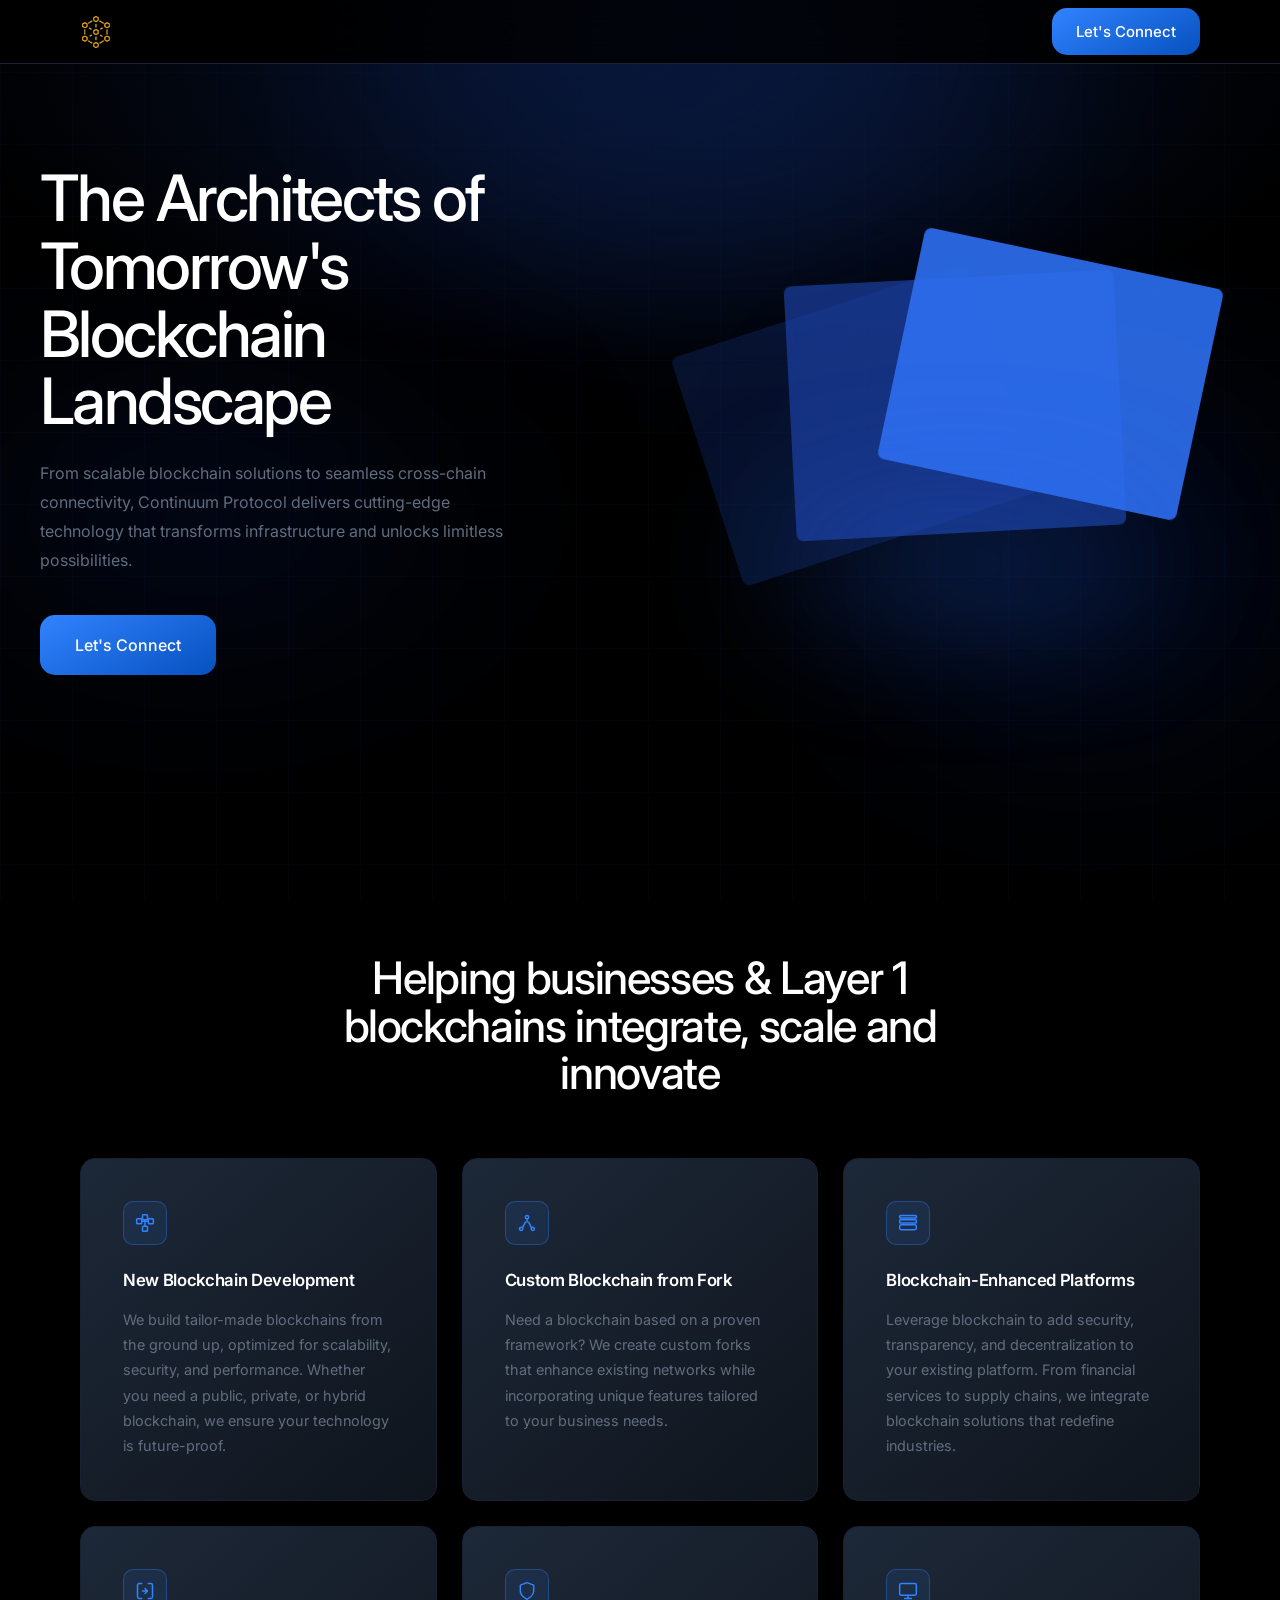
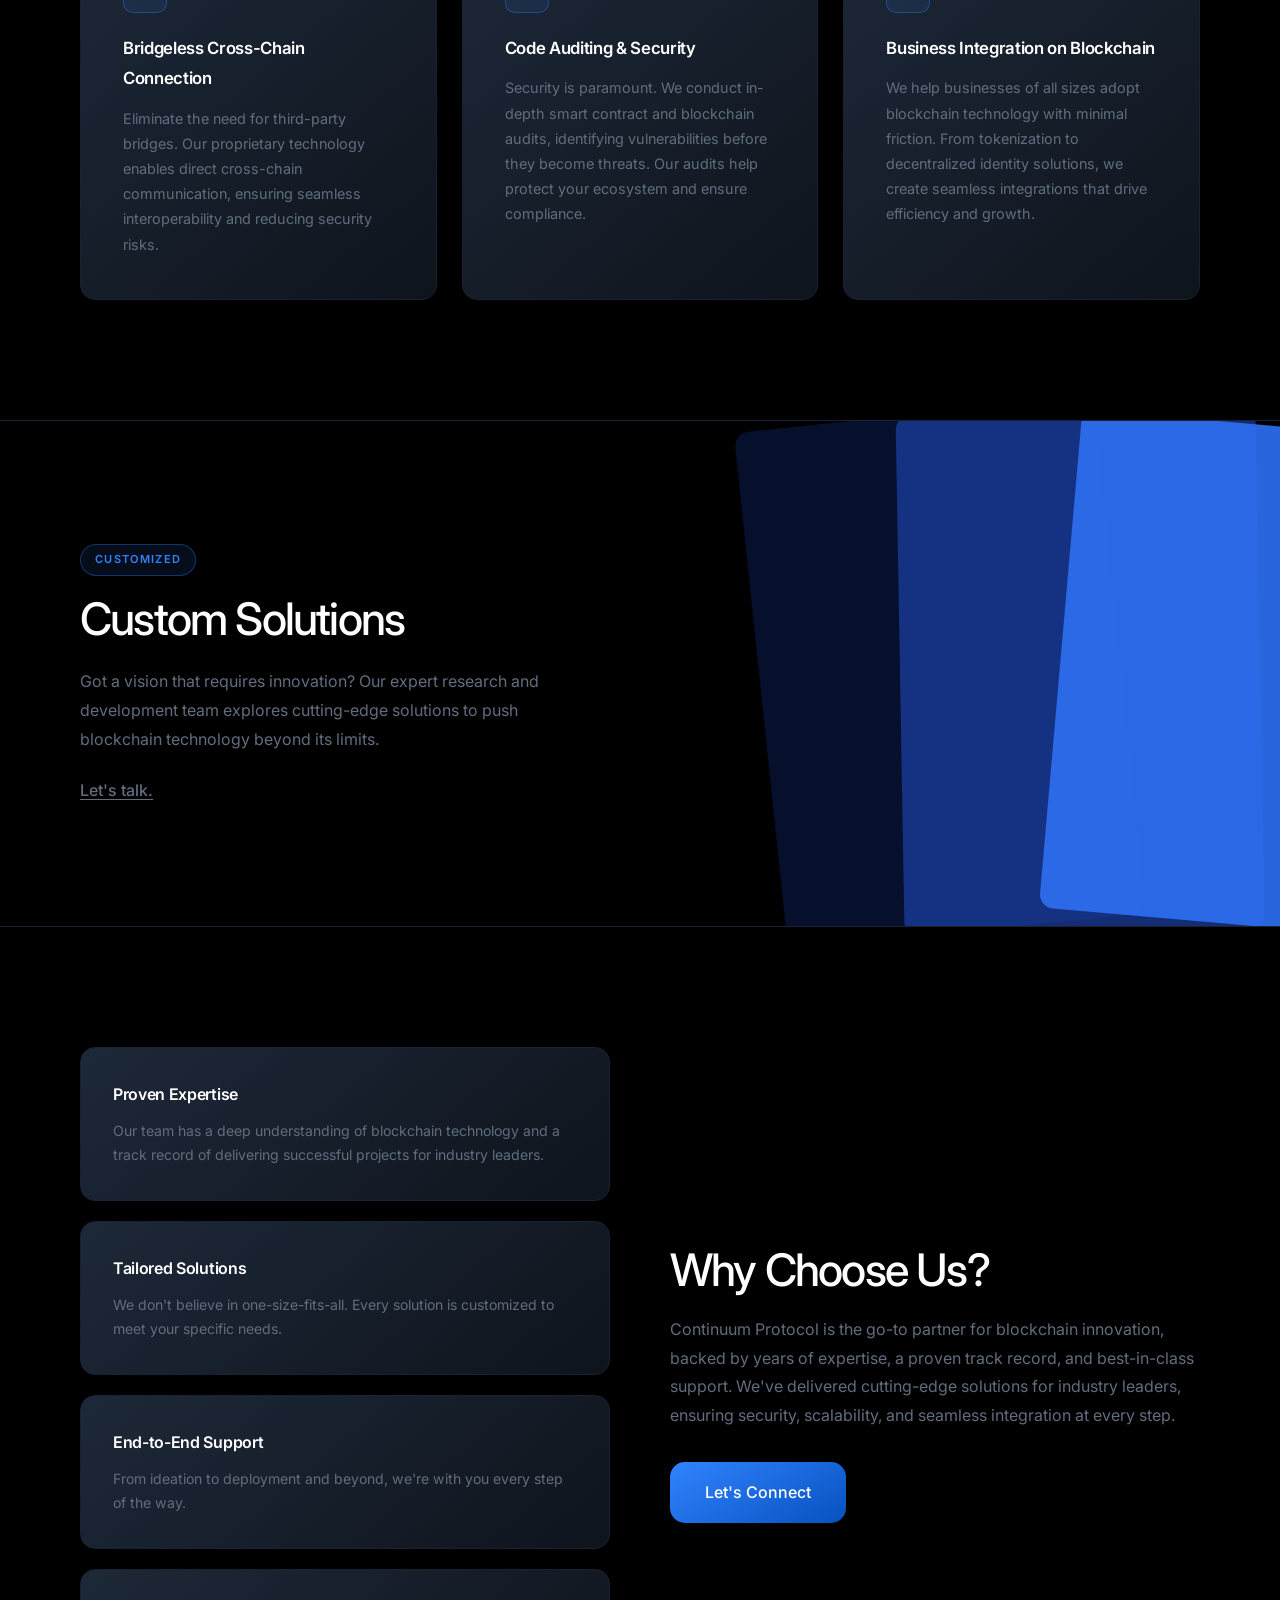
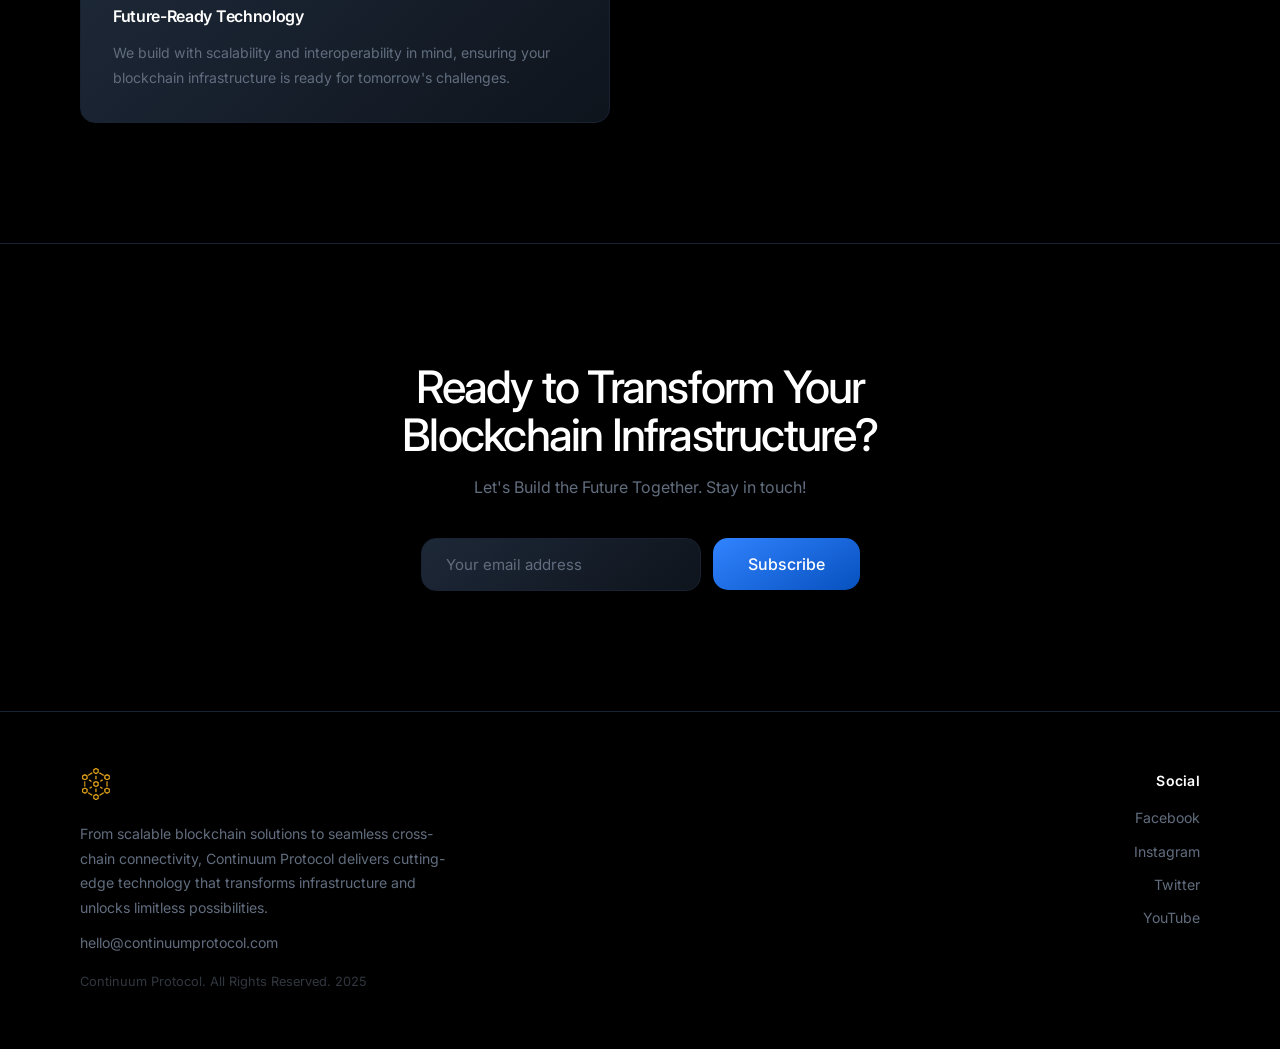
<file: index.html>
<!DOCTYPE html>
<html lang="en">
<head>
  <meta charset="UTF-8" />
  <meta name="viewport" content="width=device-width, initial-scale=1.0" />
  <title>Continuum Protocol — The Architects of Tomorrow's Blockchain Landscape</title>
  <meta name="description" content="From scalable blockchain solutions to seamless cross-chain connectivity, Continuum Protocol delivers cutting-edge technology that transforms infrastructure and unlocks limitless possibilities." />
  <link rel="stylesheet" href="css/style.css" />
</head>
<body>
<div class="bg-aurora" aria-hidden="true">
  <div class="aurora-orb aurora-orb-1"></div>
  <div class="aurora-orb aurora-orb-2"></div>
  <div class="aurora-orb aurora-orb-3"></div>
</div>
<div class="bg-grid" aria-hidden="true"></div>

<!-- Navigation -->
<nav>
  <div class="nav-inner">
    <a href="index.html" class="nav-logo">
      <img src="images/logo.png" alt="Continuum Protocol" class="logo-icon" />
    </a>
    <a href="https://us.bigin.online/org867920251/forms/continuum-protocol-contact-form" target="_blank" class="btn-nav">Let's Connect</a>
  </div>
</nav>

<main class="page-main">

  <!-- Hero -->
  <section class="hero">
    <div class="hero-split">
      <div class="hero-content">
        <h1 class="anim-fade-up">The Architects of Tomorrow's Blockchain Landscape</h1>
        <p class="anim-fade-up anim-delay-1">From scalable blockchain solutions to seamless cross-chain connectivity, Continuum Protocol delivers cutting-edge technology that transforms infrastructure and unlocks limitless possibilities.</p>
        <a href="https://us.bigin.online/org867920251/forms/continuum-protocol-contact-form" target="_blank" class="btn-primary anim-fade-up anim-delay-2">Let's Connect</a>
      </div>
      <div class="hero-visual-wrap">
        <div class="geo-wrap hero-geo">
          <div class="geo-panel"></div>
          <div class="geo-panel"></div>
          <div class="geo-panel"></div>
          <div class="geo-glow"></div>
        </div>
      </div>
    </div>
  </section>

  <!-- Services -->
  <section class="section">
    <div class="container">
      <div class="section-header reveal">
        <h2>Helping businesses & Layer 1 blockchains integrate, scale and innovate</h2>
      </div>
      <div class="services-grid reveal-stagger">

        <div class="service-card">
          <div class="svc-icon">
            <svg viewBox="0 0 24 24" fill="none" stroke="currentColor" stroke-width="1.8" stroke-linecap="round" stroke-linejoin="round">
              <rect x="2" y="7" width="6" height="6" rx="1"/><rect x="16" y="7" width="6" height="6" rx="1"/><rect x="9" y="2" width="6" height="6" rx="1"/><rect x="9" y="16" width="6" height="6" rx="1"/><path d="M8 10h8M12 8v8"/>
            </svg>
          </div>
          <h3>New Blockchain Development</h3>
          <p>We build tailor-made blockchains from the ground up, optimized for scalability, security, and performance. Whether you need a public, private, or hybrid blockchain, we ensure your technology is future-proof.</p>
        </div>

        <div class="service-card">
          <div class="svc-icon">
            <svg viewBox="0 0 24 24" fill="none" stroke="currentColor" stroke-width="1.8" stroke-linecap="round" stroke-linejoin="round">
              <circle cx="12" cy="5" r="2"/><circle cx="5" cy="19" r="2"/><circle cx="19" cy="19" r="2"/><path d="M12 7v4M10 11l-3 6M14 11l3 6"/>
            </svg>
          </div>
          <h3>Custom Blockchain from Fork</h3>
          <p>Need a blockchain based on a proven framework? We create custom forks that enhance existing networks while incorporating unique features tailored to your business needs.</p>
        </div>

        <div class="service-card">
          <div class="svc-icon">
            <svg viewBox="0 0 24 24" fill="none" stroke="currentColor" stroke-width="1.8" stroke-linecap="round" stroke-linejoin="round">
              <rect x="2" y="14" width="20" height="6" rx="2"/><rect x="2" y="8" width="20" height="4" rx="1"/><rect x="2" y="3" width="20" height="3" rx="1"/>
            </svg>
          </div>
          <h3>Blockchain-Enhanced Platforms</h3>
          <p>Leverage blockchain to add security, transparency, and decentralization to your existing platform. From financial services to supply chains, we integrate blockchain solutions that redefine industries.</p>
        </div>

        <div class="service-card">
          <div class="svc-icon">
            <svg viewBox="0 0 24 24" fill="none" stroke="currentColor" stroke-width="1.8" stroke-linecap="round" stroke-linejoin="round">
              <path d="M8 3H5a2 2 0 0 0-2 2v14a2 2 0 0 0 2 2h3M16 3h3a2 2 0 0 1 2 2v14a2 2 0 0 1-2 2h-3"/><path d="M9 12h6M12 9l3 3-3 3"/>
            </svg>
          </div>
          <h3>Bridgeless Cross-Chain Connection</h3>
          <p>Eliminate the need for third-party bridges. Our proprietary technology enables direct cross-chain communication, ensuring seamless interoperability and reducing security risks.</p>
        </div>

        <div class="service-card">
          <div class="svc-icon">
            <svg viewBox="0 0 24 24" fill="none" stroke="currentColor" stroke-width="1.8" stroke-linecap="round" stroke-linejoin="round">
              <path d="M12 22s8-4 8-10V5l-8-3-8 3v7c0 6 8 10 8 10z"/>
            </svg>
          </div>
          <h3>Code Auditing & Security</h3>
          <p>Security is paramount. We conduct in-depth smart contract and blockchain audits, identifying vulnerabilities before they become threats. Our audits help protect your ecosystem and ensure compliance.</p>
        </div>

        <div class="service-card">
          <div class="svc-icon">
            <svg viewBox="0 0 24 24" fill="none" stroke="currentColor" stroke-width="1.8" stroke-linecap="round" stroke-linejoin="round">
              <rect x="2" y="3" width="20" height="14" rx="2"/><path d="M8 21h8M12 17v4"/>
            </svg>
          </div>
          <h3>Business Integration on Blockchain</h3>
          <p>We help businesses of all sizes adopt blockchain technology with minimal friction. From tokenization to decentralized identity solutions, we create seamless integrations that drive efficiency and growth.</p>
        </div>

      </div>
    </div>
  </section>

  <!-- Custom Solutions -->
  <section class="section solutions-section">
    <div class="container">
      <div class="solutions-text reveal">
        <span class="label-pill">CUSTOMIZED</span>
        <h2>Custom Solutions</h2>
        <p>Got a vision that requires innovation? Our expert research and development team explores cutting-edge solutions to push blockchain technology beyond its limits.</p>
        <a href="https://us.bigin.online/org867920251/forms/continuum-protocol-contact-form" target="_blank" class="solutions-cta">Let's talk.</a>
      </div>
    </div>
    <div class="solutions-panels" aria-hidden="true">
      <div class="solutions-slab"></div>
      <div class="solutions-slab"></div>
      <div class="solutions-slab"></div>
    </div>
  </section>

  <!-- Why Choose Us + Benefits -->
  <section class="section">
    <div class="container">
      <div class="why-benefits-split">
        <div class="benefits-col reveal-stagger">

          <div class="benefit-card">
            <h3>Proven Expertise</h3>
            <p>Our team has a deep understanding of blockchain technology and a track record of delivering successful projects for industry leaders.</p>
          </div>

          <div class="benefit-card">
            <h3>Tailored Solutions</h3>
            <p>We don't believe in one-size-fits-all. Every solution is customized to meet your specific needs.</p>
          </div>

          <div class="benefit-card">
            <h3>End-to-End Support</h3>
            <p>From ideation to deployment and beyond, we're with you every step of the way.</p>
          </div>

          <div class="benefit-card">
            <h3>Future-Ready Technology</h3>
            <p>We build with scalability and interoperability in mind, ensuring your blockchain infrastructure is ready for tomorrow's challenges.</p>
          </div>

        </div>
        <div class="why-col reveal">
          <h2>Why Choose Us?</h2>
          <p>Continuum Protocol is the go-to partner for blockchain innovation, backed by years of expertise, a proven track record, and best-in-class support. We've delivered cutting-edge solutions for industry leaders, ensuring security, scalability, and seamless integration at every step.</p>
          <a href="https://us.bigin.online/org867920251/forms/continuum-protocol-contact-form" target="_blank" class="btn-primary" style="margin-top: 32px;">Let's Connect</a>
        </div>
      </div>
    </div>
  </section>

  <!-- Partners — hidden until content is confirmed
  <section class="section">
    <div class="container">
      <div class="section-header reveal">
        <h2>Meet our friends and collaborators</h2>
        <p>We have helped power the technology for many partners including the ones listed below. Whatever your problem, we can help you get to a solution with our expertise and custom solutions.</p>
      </div>
      <div class="partners-row reveal-stagger">
        <div class="partner-chip">Divi Foundation</div>
        <div class="partner-chip">Nexus Labs</div>
        <div class="partner-chip">Chainwork Protocol</div>
        <div class="partner-chip">Vertex Network</div>
        <div class="partner-chip">OmniLayer</div>
      </div>
    </div>
  </section>
  -->

  <!-- Blog Preview — hidden until blog is ready
  <section class="section">
    <div class="container">
      <div class="section-header reveal">
        <h2>Latest Articles From Our Blog</h2>
        <p>Insights, announcements, and technical deep-dives from the Continuum Protocol team.</p>
      </div>
      <div class="blog-grid reveal-stagger">

        <a href="post/introducing-enhanced-search-api-functionality-with-core-2-0.html" class="blog-card">
          <div class="blog-thumb">
            <div class="geo-wrap thumb-geo">
              <div class="geo-panel"></div>
              <div class="geo-panel"></div>
              <div class="geo-panel"></div>
              <div class="geo-glow"></div>
            </div>
          </div>
          <div class="blog-body">
            <div class="blog-date">September 18, 2021</div>
            <h3>Introducing enhanced search API functionality with Core 2.0</h3>
          </div>
        </a>

        <a href="post/introducing-standardised-smart-contract-apis.html" class="blog-card">
          <div class="blog-thumb">
            <div class="geo-wrap thumb-geo">
              <div class="geo-panel"></div>
              <div class="geo-panel"></div>
              <div class="geo-panel"></div>
              <div class="geo-glow"></div>
            </div>
          </div>
          <div class="blog-body">
            <div class="blog-date">September 18, 2021</div>
            <h3>Introducing standardised smart contract APIs</h3>
          </div>
        </a>

        <a href="post/new-partnership-marks-multi-chain-evolution-for-smart-contracts.html" class="blog-card">
          <div class="blog-thumb">
            <div class="geo-wrap thumb-geo">
              <div class="geo-panel"></div>
              <div class="geo-panel"></div>
              <div class="geo-panel"></div>
              <div class="geo-glow"></div>
            </div>
          </div>
          <div class="blog-body">
            <div class="blog-date">September 18, 2021</div>
            <h3>New Partnership Marks Multi-chain Evolution for Smart Contracts</h3>
          </div>
        </a>

      </div>
    </div>
  </section>
  -->

  <!-- CTA -->
  <section class="section cta-section">
    <div class="container">
      <div class="reveal">
        <h2>Ready to Transform Your Blockchain Infrastructure?</h2>
        <p class="cta-sub">Let's Build the Future Together. Stay in touch!</p>
        <form class="subscribe-form" action="https://us.bigin.online/org867920251/forms/continuum-protocol-contact-form" target="_blank" onsubmit="return false;">
          <input type="email" placeholder="Your email address" class="subscribe-input" />
          <button type="submit" class="btn-primary">Subscribe</button>
        </form>
      </div>
    </div>
  </section>

</main>

<!-- Footer -->
<footer>
  <div class="container">
    <div class="footer-inner">
      <div>
        <a href="index.html" class="nav-logo" style="margin-bottom: 12px; display: inline-flex;">
          <img src="images/logo.png" alt="Continuum Protocol" class="logo-icon" />
        </a>
        <p class="footer-desc">From scalable blockchain solutions to seamless cross-chain connectivity, Continuum Protocol delivers cutting-edge technology that transforms infrastructure and unlocks limitless possibilities.</p>
        <p class="footer-email-left"><a href="mailto:hello@continuumprotocol.com">hello@continuumprotocol.com</a></p>
        <p class="footer-copy">Continuum Protocol. All Rights Reserved. 2025</p>
      </div>
      <div class="footer-right">
        <p class="footer-social-label">Social</p>
        <div class="footer-social-links">
          <a href="#" class="footer-social-link">Facebook</a>
          <a href="#" class="footer-social-link">Instagram</a>
          <a href="https://x.com/ContinuumCEO" target="_blank" class="footer-social-link">Twitter</a>
          <a href="#" class="footer-social-link">YouTube</a>
        </div>
      </div>
    </div>
  </div>
</footer>

<script src="js/main.js"></script>
</body>
</html>
</file>
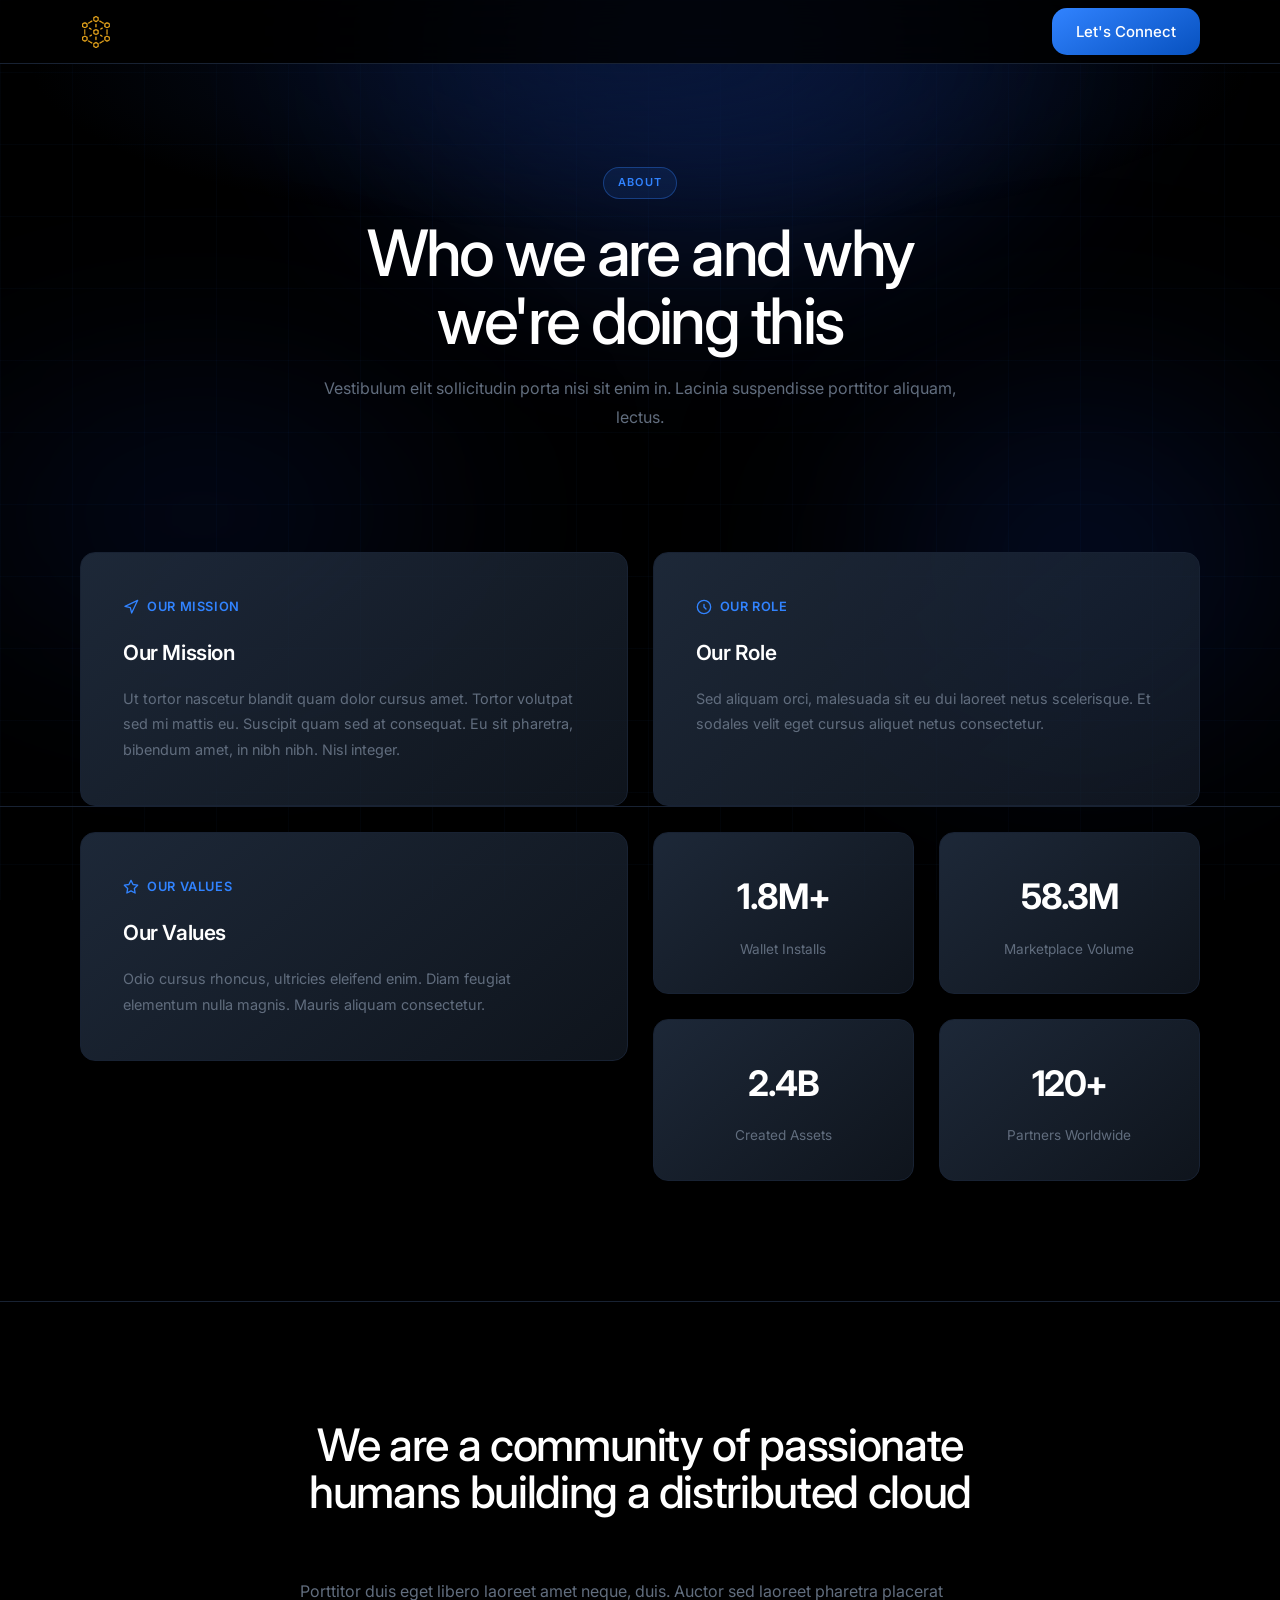
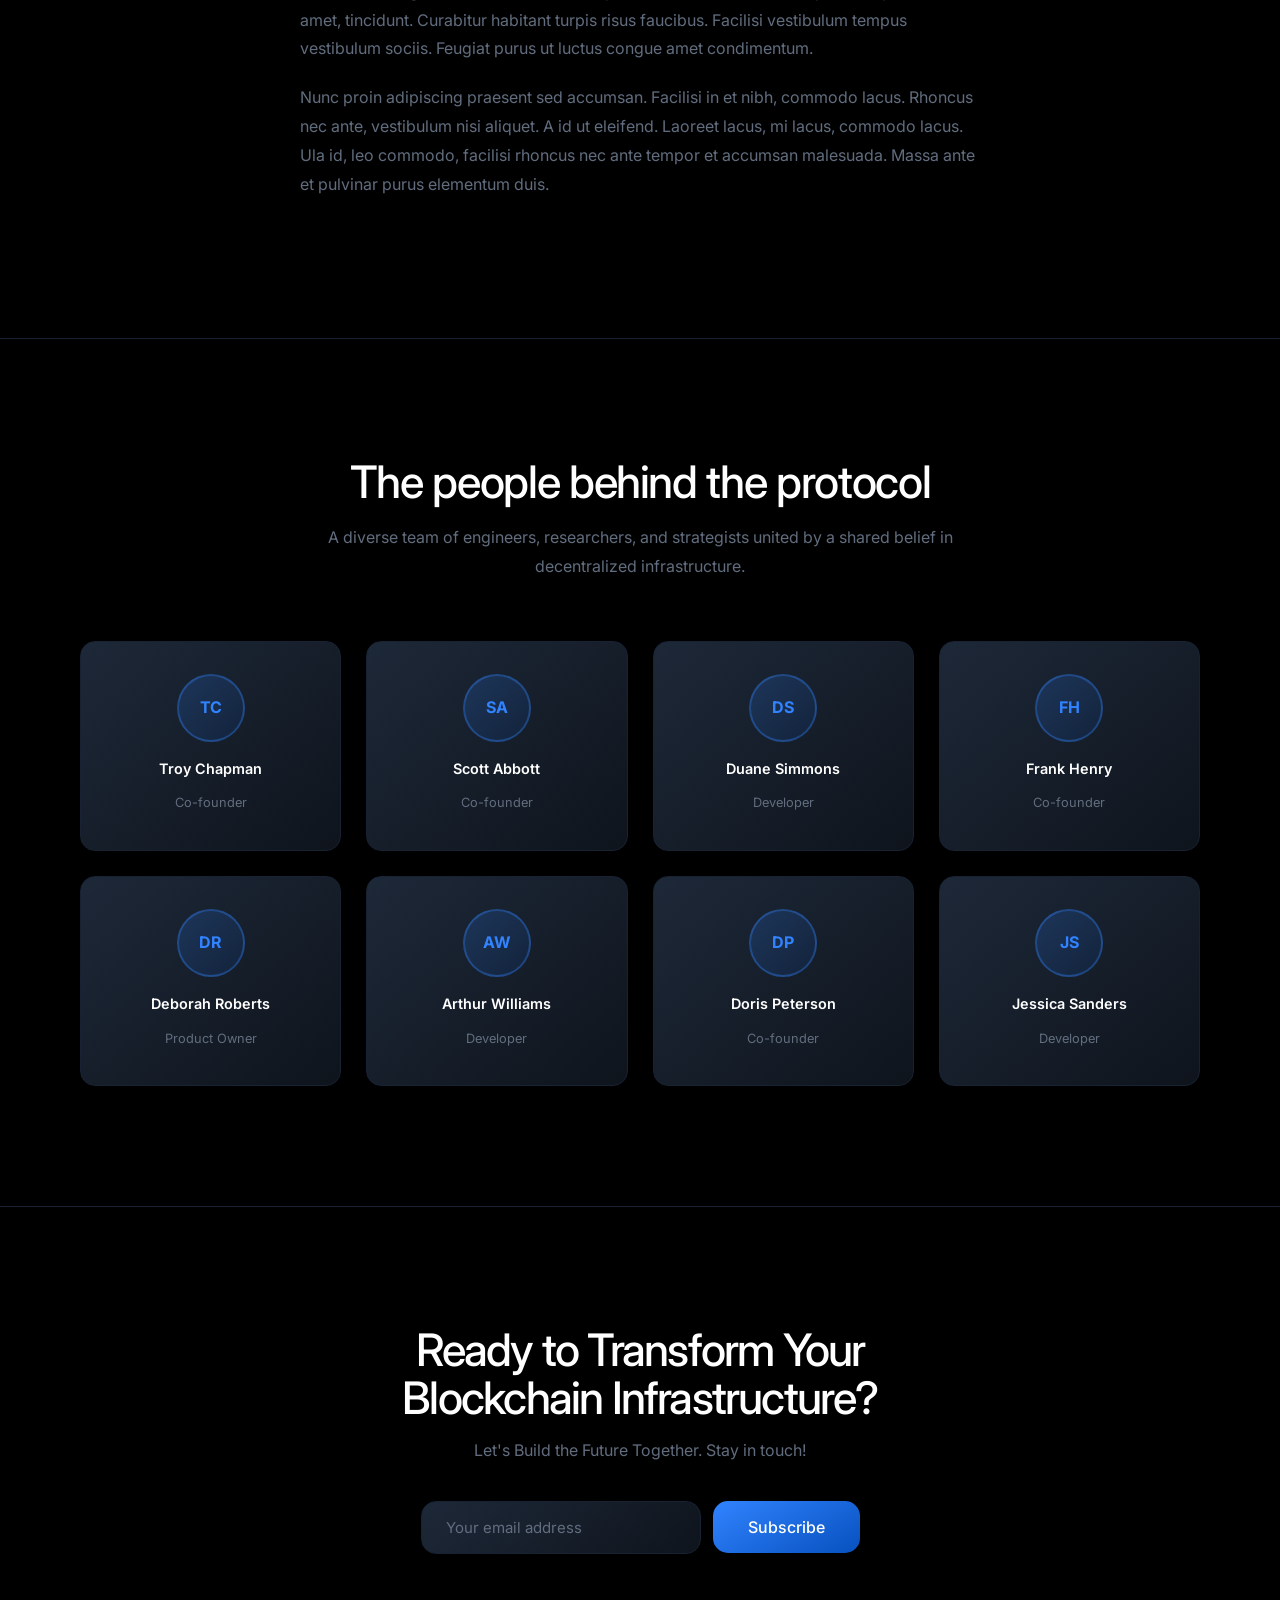
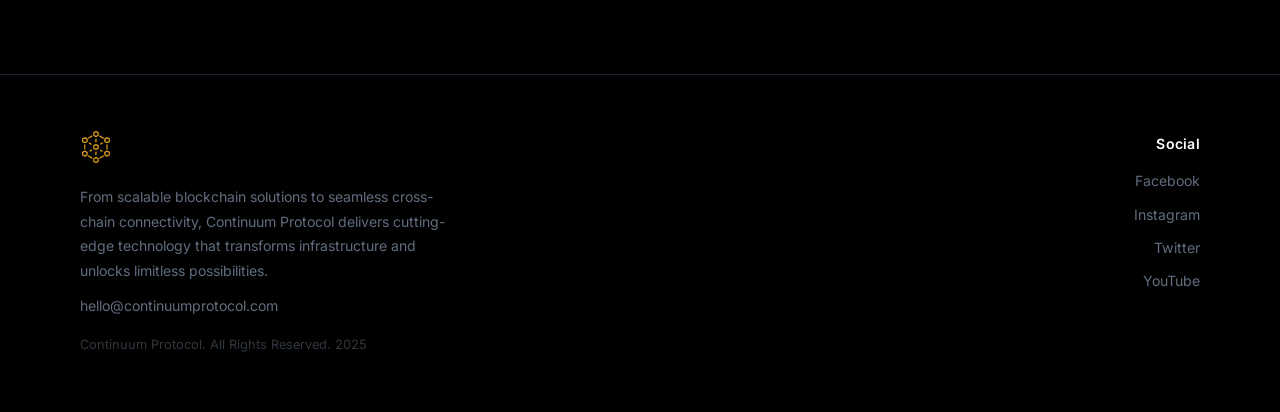
<file: about.html>
<!DOCTYPE html>
<html lang="en">
<head>
  <meta charset="UTF-8" />
  <meta name="viewport" content="width=device-width, initial-scale=1.0" />
  <title>About — Continuum Protocol</title>
  <meta name="description" content="Who we are and why we're building the future of blockchain infrastructure." />
  <link rel="stylesheet" href="css/style.css" />
</head>
<body>
<div class="bg-aurora" aria-hidden="true">
  <div class="aurora-orb aurora-orb-1"></div>
  <div class="aurora-orb aurora-orb-2"></div>
  <div class="aurora-orb aurora-orb-3"></div>
</div>
<div class="bg-grid" aria-hidden="true"></div>

<!-- Navigation -->
<nav>
  <div class="nav-inner">
    <a href="index.html" class="nav-logo">
      <img src="images/logo.png" alt="Continuum Protocol" class="logo-icon" />
    </a>
    <a href="https://us.bigin.online/org867920251/forms/continuum-protocol-contact-form" target="_blank" class="btn-nav">Let's Connect</a>
  </div>
</nav>

<main class="page-main">

  <!-- Page Hero -->
  <section class="page-hero">
    <div class="page-hero-inner">
      <span class="label-pill anim-fade-up">About</span>
      <h1 class="anim-fade-up anim-delay-1">Who we are and why we're doing this</h1>
      <p class="anim-fade-up anim-delay-2">Vestibulum elit sollicitudin porta nisi sit enim in. Lacinia suspendisse porttitor aliquam, lectus.</p>
    </div>
  </section>

  <!-- Mission & Role -->
  <section class="section" style="padding-top: 40px; padding-bottom: 0;">
    <div class="container">
      <div class="mission-grid reveal-stagger">

        <div class="mission-card">
          <div class="mc-label">
            <svg viewBox="0 0 24 24" fill="none" stroke="currentColor" stroke-width="2" stroke-linecap="round" stroke-linejoin="round">
              <polygon points="3 11 22 2 13 21 11 13 3 11"/>
            </svg>
            Our Mission
          </div>
          <h3>Our Mission</h3>
          <p>Ut tortor nascetur blandit quam dolor cursus amet. Tortor volutpat sed mi mattis eu. Suscipit quam sed at consequat. Eu sit pharetra, bibendum amet, in nibh nibh. Nisl integer.</p>
        </div>

        <div class="mission-card">
          <div class="mc-label">
            <svg viewBox="0 0 24 24" fill="none" stroke="currentColor" stroke-width="2" stroke-linecap="round" stroke-linejoin="round">
              <circle cx="12" cy="12" r="10"/><path d="M12 8v4l3 3"/>
            </svg>
            Our Role
          </div>
          <h3>Our Role</h3>
          <p>Sed aliquam orci, malesuada sit eu dui laoreet netus scelerisque. Et sodales velit eget cursus aliquet netus consectetur.</p>
        </div>

      </div>
    </div>
  </section>

  <!-- Values + Stats -->
  <section class="section" style="padding-top: 25px;">
    <div class="container">
      <div class="values-stats-split reveal-stagger">

        <div class="mission-card">
          <div class="mc-label">
            <svg viewBox="0 0 24 24" fill="none" stroke="currentColor" stroke-width="2" stroke-linecap="round" stroke-linejoin="round">
              <path d="M12 2l3.09 6.26L22 9.27l-5 4.87 1.18 6.88L12 17.77l-6.18 3.25L7 14.14 2 9.27l6.91-1.01L12 2z"/>
            </svg>
            Our Values
          </div>
          <h3>Our Values</h3>
          <p>Odio cursus rhoncus, ultricies eleifend enim. Diam feugiat elementum nulla magnis. Mauris aliquam consectetur.</p>
        </div>

        <div class="stats-2x2">
          <div class="stat-card">
            <div class="stat-num">1.8M+</div>
            <div class="stat-lbl">Wallet Installs</div>
          </div>
          <div class="stat-card">
            <div class="stat-num">58.3M</div>
            <div class="stat-lbl">Marketplace Volume</div>
          </div>
          <div class="stat-card">
            <div class="stat-num">2.4B</div>
            <div class="stat-lbl">Created Assets</div>
          </div>
          <div class="stat-card">
            <div class="stat-num">120+</div>
            <div class="stat-lbl">Partners Worldwide</div>
          </div>
        </div>

      </div>
    </div>
  </section>

  <!-- Community -->
  <section class="section">
    <div class="container">
      <div class="section-header reveal" style="max-width: 800px;">
        <h2>We are a community of passionate humans building a distributed cloud</h2>
      </div>
      <div class="community-body reveal">
        <p>Porttitor duis eget libero laoreet amet neque, duis. Auctor sed laoreet pharetra placerat amet, tincidunt. Curabitur habitant turpis risus faucibus. Facilisi vestibulum tempus vestibulum sociis. Feugiat purus ut luctus congue amet condimentum.</p>
        <p>Nunc proin adipiscing praesent sed accumsan. Facilisi in et nibh, commodo lacus. Rhoncus nec ante, vestibulum nisi aliquet. A id ut eleifend. Laoreet lacus, mi lacus, commodo lacus. Ula id, leo commodo, facilisi rhoncus nec ante tempor et accumsan malesuada. Massa ante et pulvinar purus elementum duis.</p>
      </div>
    </div>
  </section>

  <!-- Team -->
  <section class="section">
    <div class="container">
      <div class="section-header reveal">
        <h2>The people behind the protocol</h2>
        <p>A diverse team of engineers, researchers, and strategists united by a shared belief in decentralized infrastructure.</p>
      </div>
      <div class="team-grid reveal-stagger">

        <div class="team-card">
          <div class="team-avatar">TC</div>
          <h4>Troy Chapman</h4>
          <span class="role">Co-founder</span>
        </div>

        <div class="team-card">
          <div class="team-avatar">SA</div>
          <h4>Scott Abbott</h4>
          <span class="role">Co-founder</span>
        </div>

        <div class="team-card">
          <div class="team-avatar">DS</div>
          <h4>Duane Simmons</h4>
          <span class="role">Developer</span>
        </div>

        <div class="team-card">
          <div class="team-avatar">FH</div>
          <h4>Frank Henry</h4>
          <span class="role">Co-founder</span>
        </div>

        <div class="team-card">
          <div class="team-avatar">DR</div>
          <h4>Deborah Roberts</h4>
          <span class="role">Product Owner</span>
        </div>

        <div class="team-card">
          <div class="team-avatar">AW</div>
          <h4>Arthur Williams</h4>
          <span class="role">Developer</span>
        </div>

        <div class="team-card">
          <div class="team-avatar">DP</div>
          <h4>Doris Peterson</h4>
          <span class="role">Co-founder</span>
        </div>

        <div class="team-card">
          <div class="team-avatar">JS</div>
          <h4>Jessica Sanders</h4>
          <span class="role">Developer</span>
        </div>

      </div>
    </div>
  </section>

  <!-- CTA -->
  <section class="section cta-section">
    <div class="container">
      <div class="reveal">
        <h2>Ready to Transform Your Blockchain Infrastructure?</h2>
        <p class="cta-sub">Let's Build the Future Together. Stay in touch!</p>
        <form class="subscribe-form" action="https://us.bigin.online/org867920251/forms/continuum-protocol-contact-form" target="_blank" onsubmit="return false;">
          <input type="email" placeholder="Your email address" class="subscribe-input" />
          <button type="submit" class="btn-primary">Subscribe</button>
        </form>
      </div>
    </div>
  </section>

</main>

<!-- Footer -->
<footer>
  <div class="container">
    <div class="footer-inner">
      <div>
        <a href="index.html" class="nav-logo" style="margin-bottom: 12px; display: inline-flex;">
          <img src="images/logo.png" alt="Continuum Protocol" class="logo-icon" />
        </a>
        <p class="footer-desc">From scalable blockchain solutions to seamless cross-chain connectivity, Continuum Protocol delivers cutting-edge technology that transforms infrastructure and unlocks limitless possibilities.</p>
        <p class="footer-email-left"><a href="mailto:hello@continuumprotocol.com">hello@continuumprotocol.com</a></p>
        <p class="footer-copy">Continuum Protocol. All Rights Reserved. 2025</p>
      </div>
      <div class="footer-right">
        <p class="footer-social-label">Social</p>
        <div class="footer-social-links">
          <a href="#" class="footer-social-link">Facebook</a>
          <a href="#" class="footer-social-link">Instagram</a>
          <a href="https://x.com/ContinuumCEO" target="_blank" class="footer-social-link">Twitter</a>
          <a href="#" class="footer-social-link">YouTube</a>
        </div>
      </div>
    </div>
  </div>
</footer>

<script src="js/main.js"></script>
</body>
</html>
</file>
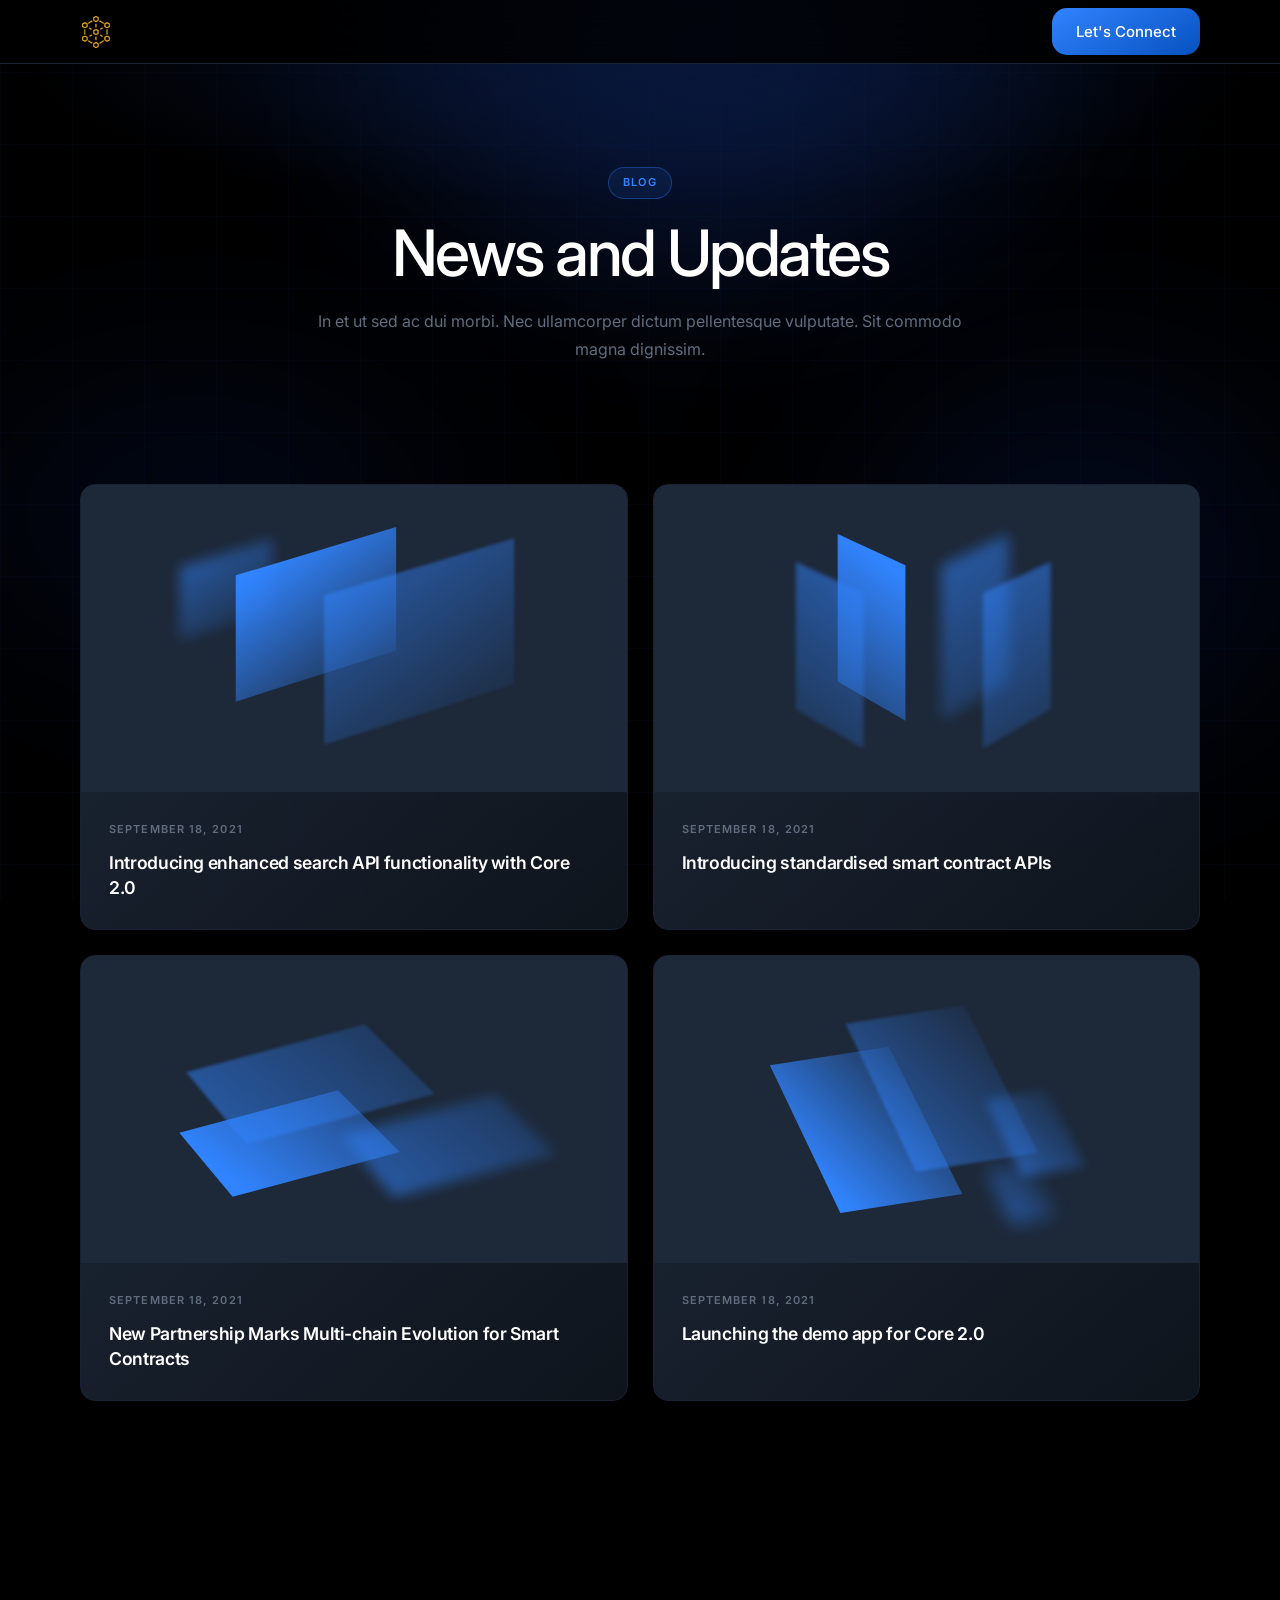
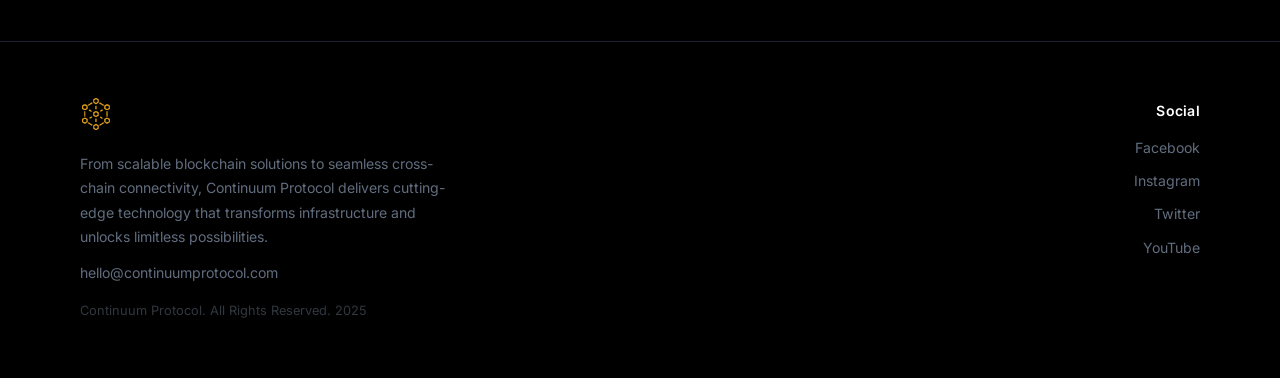
<file: blog.html>
<!DOCTYPE html>
<html lang="en">
<head>
  <meta charset="UTF-8" />
  <meta name="viewport" content="width=device-width, initial-scale=1.0" />
  <title>Blog — Continuum Protocol</title>
  <meta name="description" content="News, updates, and insights from the Continuum Protocol team." />
  <link rel="stylesheet" href="css/style.css" />
</head>
<body>
<div class="bg-aurora" aria-hidden="true">
  <div class="aurora-orb aurora-orb-1"></div>
  <div class="aurora-orb aurora-orb-2"></div>
  <div class="aurora-orb aurora-orb-3"></div>
</div>
<div class="bg-grid" aria-hidden="true"></div>

<!-- Navigation -->
<nav>
  <div class="nav-inner">
    <a href="index.html" class="nav-logo">
      <img src="images/logo.png" alt="Continuum Protocol" class="logo-icon" />
    </a>
    <a href="https://us.bigin.online/org867920251/forms/continuum-protocol-contact-form" target="_blank" class="btn-nav">Let's Connect</a>
  </div>
</nav>

<main class="page-main">

  <!-- Page Hero -->
  <section class="page-hero">
    <div class="page-hero-inner">
      <span class="label-pill anim-fade-up">Blog</span>
      <h1 class="anim-fade-up anim-delay-1">News and Updates</h1>
      <p class="anim-fade-up anim-delay-2">In et ut sed ac dui morbi. Nec ullamcorper dictum pellentesque vulputate. Sit commodo magna dignissim.</p>
    </div>
  </section>

  <!-- Blog Grid -->
  <section class="section" style="padding-top: 40px;">
    <div class="container">
      <div class="blog-full-grid reveal-stagger">

        <a href="post/introducing-enhanced-search-api-functionality-with-core-2-0.html" class="blog-card">
          <div class="blog-thumb">
            <img src="images/67d1622b804351b24881e2a2_blog_1.svg" alt="" class="blog-thumb-img" />
          </div>
          <div class="blog-body">
            <div class="blog-date">September 18, 2021</div>
            <h3>Introducing enhanced search API functionality with Core 2.0</h3>
          </div>
        </a>

        <a href="post/introducing-standardised-smart-contract-apis.html" class="blog-card">
          <div class="blog-thumb">
            <img src="images/67d1622b804351b24881e2a3_blog_2.svg" alt="" class="blog-thumb-img" />
          </div>
          <div class="blog-body">
            <div class="blog-date">September 18, 2021</div>
            <h3>Introducing standardised smart contract APIs</h3>
          </div>
        </a>

        <a href="post/new-partnership-marks-multi-chain-evolution-for-smart-contracts.html" class="blog-card">
          <div class="blog-thumb">
            <img src="images/67d1622b804351b24881e2a4_blog_3.svg" alt="" class="blog-thumb-img" />
          </div>
          <div class="blog-body">
            <div class="blog-date">September 18, 2021</div>
            <h3>New Partnership Marks Multi-chain Evolution for Smart Contracts</h3>
          </div>
        </a>

        <a href="post/launching-the-demo-app-for-core-2-0.html" class="blog-card">
          <div class="blog-thumb">
            <img src="images/67d1622b804351b24881e2a5_blog_4.svg" alt="" class="blog-thumb-img" />
          </div>
          <div class="blog-body">
            <div class="blog-date">September 18, 2021</div>
            <h3>Launching the demo app for Core 2.0</h3>
          </div>
        </a>

      </div>
    </div>
  </section>

</main>

<!-- Footer -->
<footer>
  <div class="container">
    <div class="footer-inner">
      <div>
        <a href="index.html" class="nav-logo" style="margin-bottom: 12px; display: inline-flex;">
          <img src="images/logo.png" alt="Continuum Protocol" class="logo-icon" />
        </a>
        <p class="footer-desc">From scalable blockchain solutions to seamless cross-chain connectivity, Continuum Protocol delivers cutting-edge technology that transforms infrastructure and unlocks limitless possibilities.</p>
        <p class="footer-email-left"><a href="mailto:hello@continuumprotocol.com">hello@continuumprotocol.com</a></p>
        <p class="footer-copy">Continuum Protocol. All Rights Reserved. 2025</p>
      </div>
      <div class="footer-right">
        <p class="footer-social-label">Social</p>
        <div class="footer-social-links">
          <a href="#" class="footer-social-link">Facebook</a>
          <a href="#" class="footer-social-link">Instagram</a>
          <a href="https://x.com/ContinuumCEO" target="_blank" class="footer-social-link">Twitter</a>
          <a href="#" class="footer-social-link">YouTube</a>
        </div>
      </div>
    </div>
  </div>
</footer>

<script src="js/main.js"></script>
</body>
</html>
</file>
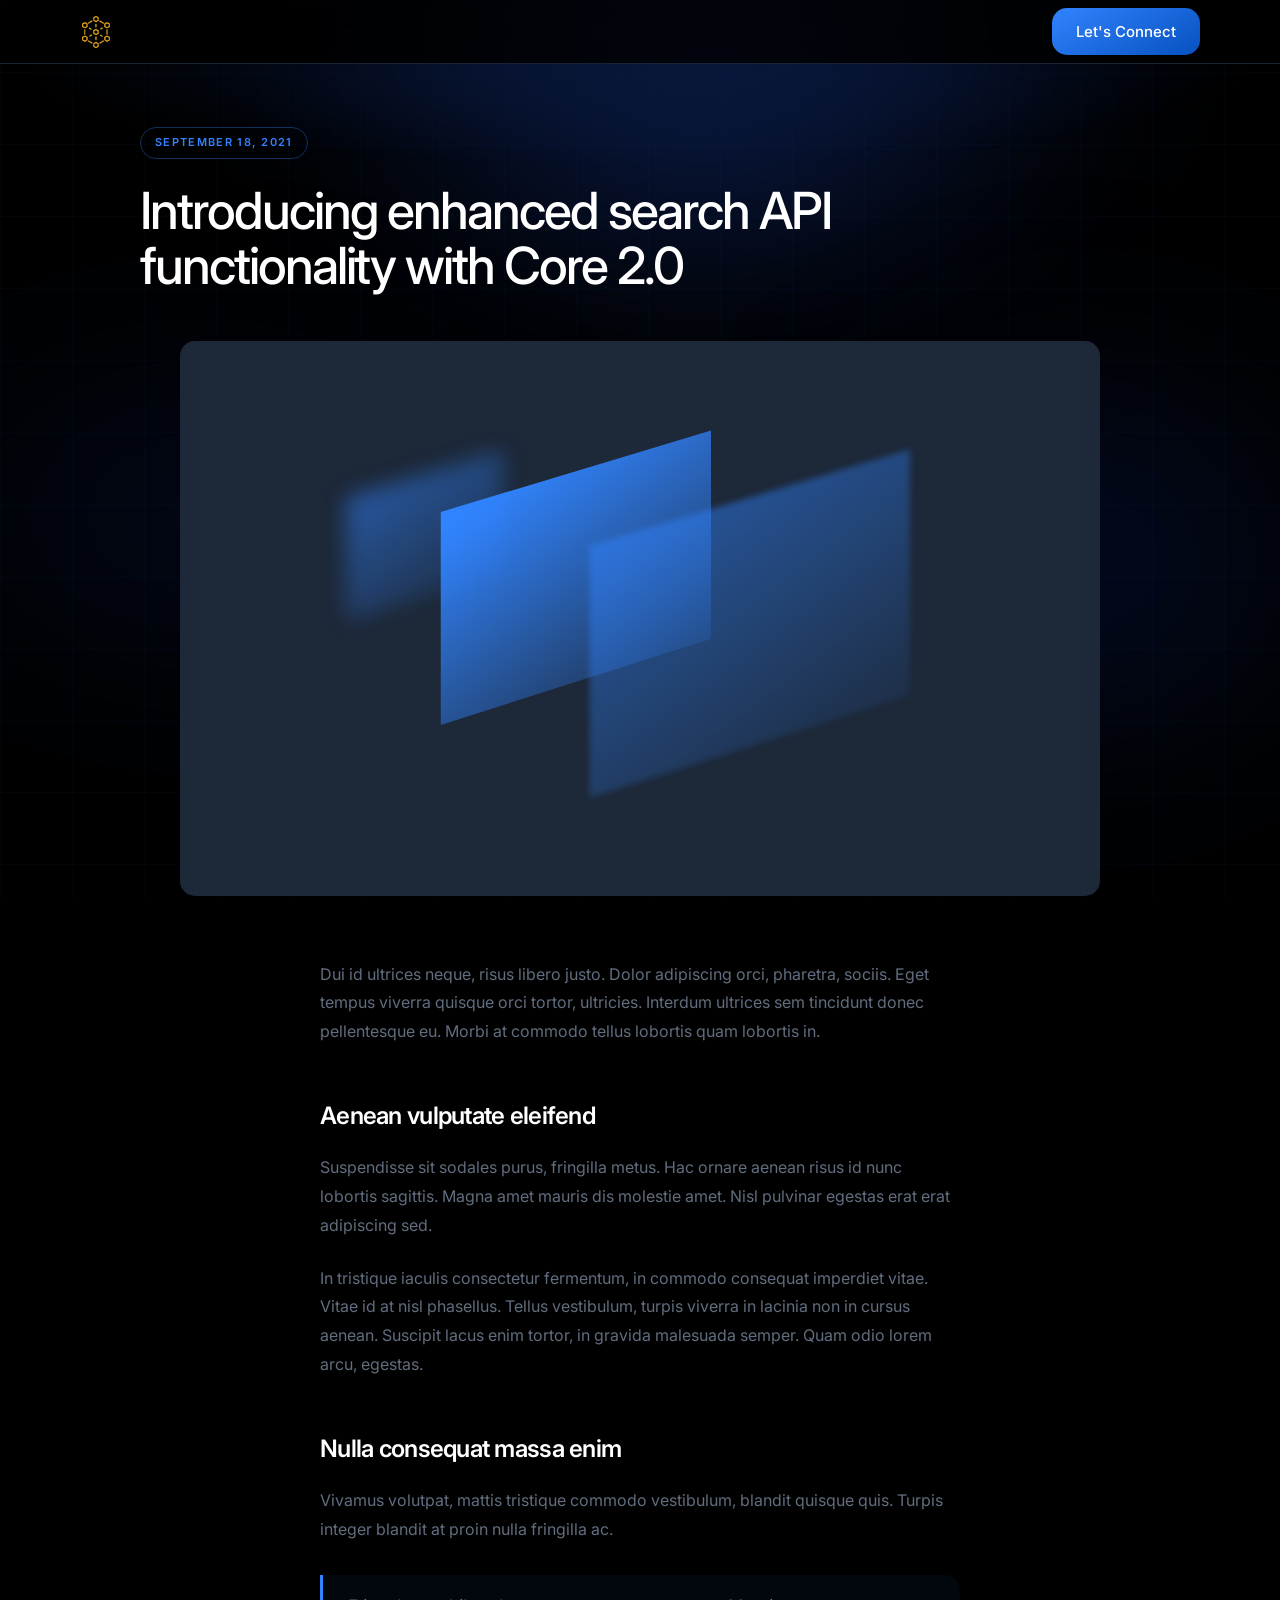
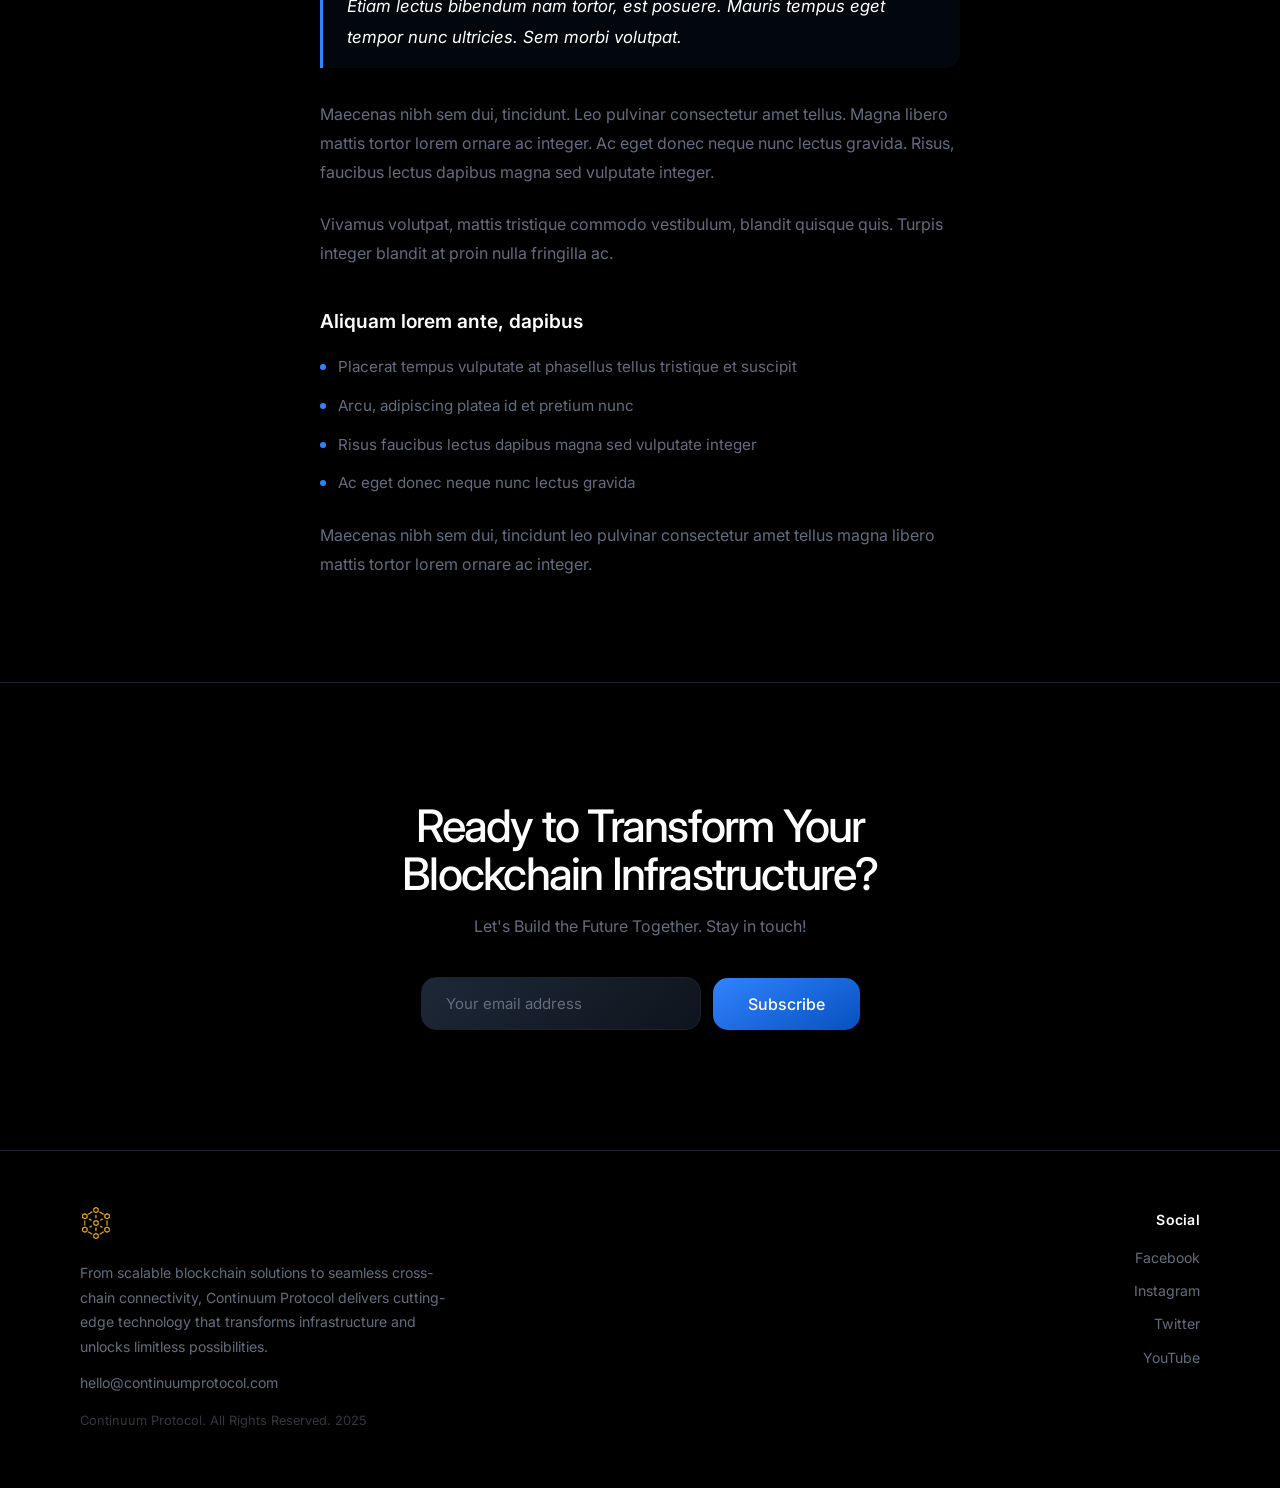
<file: post/introducing-enhanced-search-api-functionality-with-core-2-0.html>
<!DOCTYPE html>
<html lang="en">
<head>
  <meta charset="UTF-8" />
  <meta name="viewport" content="width=device-width, initial-scale=1.0" />
  <title>Introducing enhanced search API functionality with Core 2.0 — Continuum Protocol</title>
  <link rel="stylesheet" href="../css/style.css" />
</head>
<body>
<div class="bg-aurora" aria-hidden="true">
  <div class="aurora-orb aurora-orb-1"></div>
  <div class="aurora-orb aurora-orb-2"></div>
  <div class="aurora-orb aurora-orb-3"></div>
</div>
<div class="bg-grid" aria-hidden="true"></div>

<!-- Navigation -->
<nav>
  <div class="nav-inner">
    <a href="../index.html" class="nav-logo">
      <img src="../images/logo.png" alt="Continuum Protocol" class="logo-icon" />
    </a>
    <a href="https://us.bigin.online/org867920251/forms/continuum-protocol-contact-form" target="_blank" class="btn-nav">Let's Connect</a>
  </div>
</nav>

<main class="page-main">

  <!-- Post Header -->
  <section class="post-header">
    <div class="post-header-inner">
      <div class="post-date-pill anim-fade-up">September 18, 2021</div>
      <h1 class="anim-fade-up anim-delay-1">Introducing enhanced search API functionality with Core 2.0</h1>
    </div>
  </section>

  <!-- Featured Image -->
  <div class="post-feat-wrap">
    <div class="post-feat-img">
      <img src="../images/67d1622b804351b24881e2a2_blog_1.svg" alt="" class="post-feat-img-src" />
    </div>
  </div>

  <!-- Post Body -->
  <div class="post-body">
    <p>Dui id ultrices neque, risus libero justo. Dolor adipiscing orci, pharetra, sociis. Eget tempus viverra quisque orci tortor, ultricies. Interdum ultrices sem tincidunt donec pellentesque eu. Morbi at commodo tellus lobortis quam lobortis in.</p>

    <h2>Aenean vulputate eleifend</h2>
    <p>Suspendisse sit sodales purus, fringilla metus. Hac ornare aenean risus id nunc lobortis sagittis. Magna amet mauris dis molestie amet. Nisl pulvinar egestas erat erat adipiscing sed.</p>
    <p>In tristique iaculis consectetur fermentum, in commodo consequat imperdiet vitae. Vitae id at nisl phasellus. Tellus vestibulum, turpis viverra in lacinia non in cursus aenean. Suscipit lacus enim tortor, in gravida malesuada semper. Quam odio lorem arcu, egestas.</p>

    <h2>Nulla consequat massa enim</h2>
    <p>Vivamus volutpat, mattis tristique commodo vestibulum, blandit quisque quis. Turpis integer blandit at proin nulla fringilla ac.</p>

    <blockquote>
      <p>Etiam lectus bibendum nam tortor, est posuere. Mauris tempus eget tempor nunc ultricies. Sem morbi volutpat.</p>
    </blockquote>

    <p>Maecenas nibh sem dui, tincidunt. Leo pulvinar consectetur amet tellus. Magna libero mattis tortor lorem ornare ac integer. Ac eget donec neque nunc lectus gravida. Risus, faucibus lectus dapibus magna sed vulputate integer.</p>
    <p>Vivamus volutpat, mattis tristique commodo vestibulum, blandit quisque quis. Turpis integer blandit at proin nulla fringilla ac.</p>

    <h3>Aliquam lorem ante, dapibus</h3>
    <ul>
      <li>Placerat tempus vulputate at phasellus tellus tristique et suscipit</li>
      <li>Arcu, adipiscing platea id et pretium nunc</li>
      <li>Risus faucibus lectus dapibus magna sed vulputate integer</li>
      <li>Ac eget donec neque nunc lectus gravida</li>
    </ul>
    <p>Maecenas nibh sem dui, tincidunt leo pulvinar consectetur amet tellus magna libero mattis tortor lorem ornare ac integer.</p>
  </div>

  <!-- CTA -->
  <section class="section cta-section" style="border-top: 1px solid var(--border);">
    <div class="container">
      <div class="reveal">
        <h2>Ready to Transform Your Blockchain Infrastructure?</h2>
        <p class="cta-sub">Let's Build the Future Together. Stay in touch!</p>
        <form class="subscribe-form" action="https://us.bigin.online/org867920251/forms/continuum-protocol-contact-form" target="_blank" onsubmit="return false;">
          <input type="email" placeholder="Your email address" class="subscribe-input" />
          <button type="submit" class="btn-primary">Subscribe</button>
        </form>
      </div>
    </div>
  </section>

</main>

<!-- Footer -->
<footer>
  <div class="container">
    <div class="footer-inner">
      <div>
        <a href="../index.html" class="nav-logo" style="margin-bottom: 12px; display: inline-flex;">
          <img src="../images/logo.png" alt="Continuum Protocol" class="logo-icon" />
        </a>
        <p class="footer-desc">From scalable blockchain solutions to seamless cross-chain connectivity, Continuum Protocol delivers cutting-edge technology that transforms infrastructure and unlocks limitless possibilities.</p>
        <p class="footer-email-left"><a href="mailto:hello@continuumprotocol.com">hello@continuumprotocol.com</a></p>
        <p class="footer-copy">Continuum Protocol. All Rights Reserved. 2025</p>
      </div>
      <div class="footer-right">
        <p class="footer-social-label">Social</p>
        <div class="footer-social-links">
          <a href="#" class="footer-social-link">Facebook</a>
          <a href="#" class="footer-social-link">Instagram</a>
          <a href="https://x.com/ContinuumCEO" target="_blank" class="footer-social-link">Twitter</a>
          <a href="#" class="footer-social-link">YouTube</a>
        </div>
      </div>
    </div>
  </div>
</footer>

<script src="../js/main.js"></script>
</body>
</html>
</file>
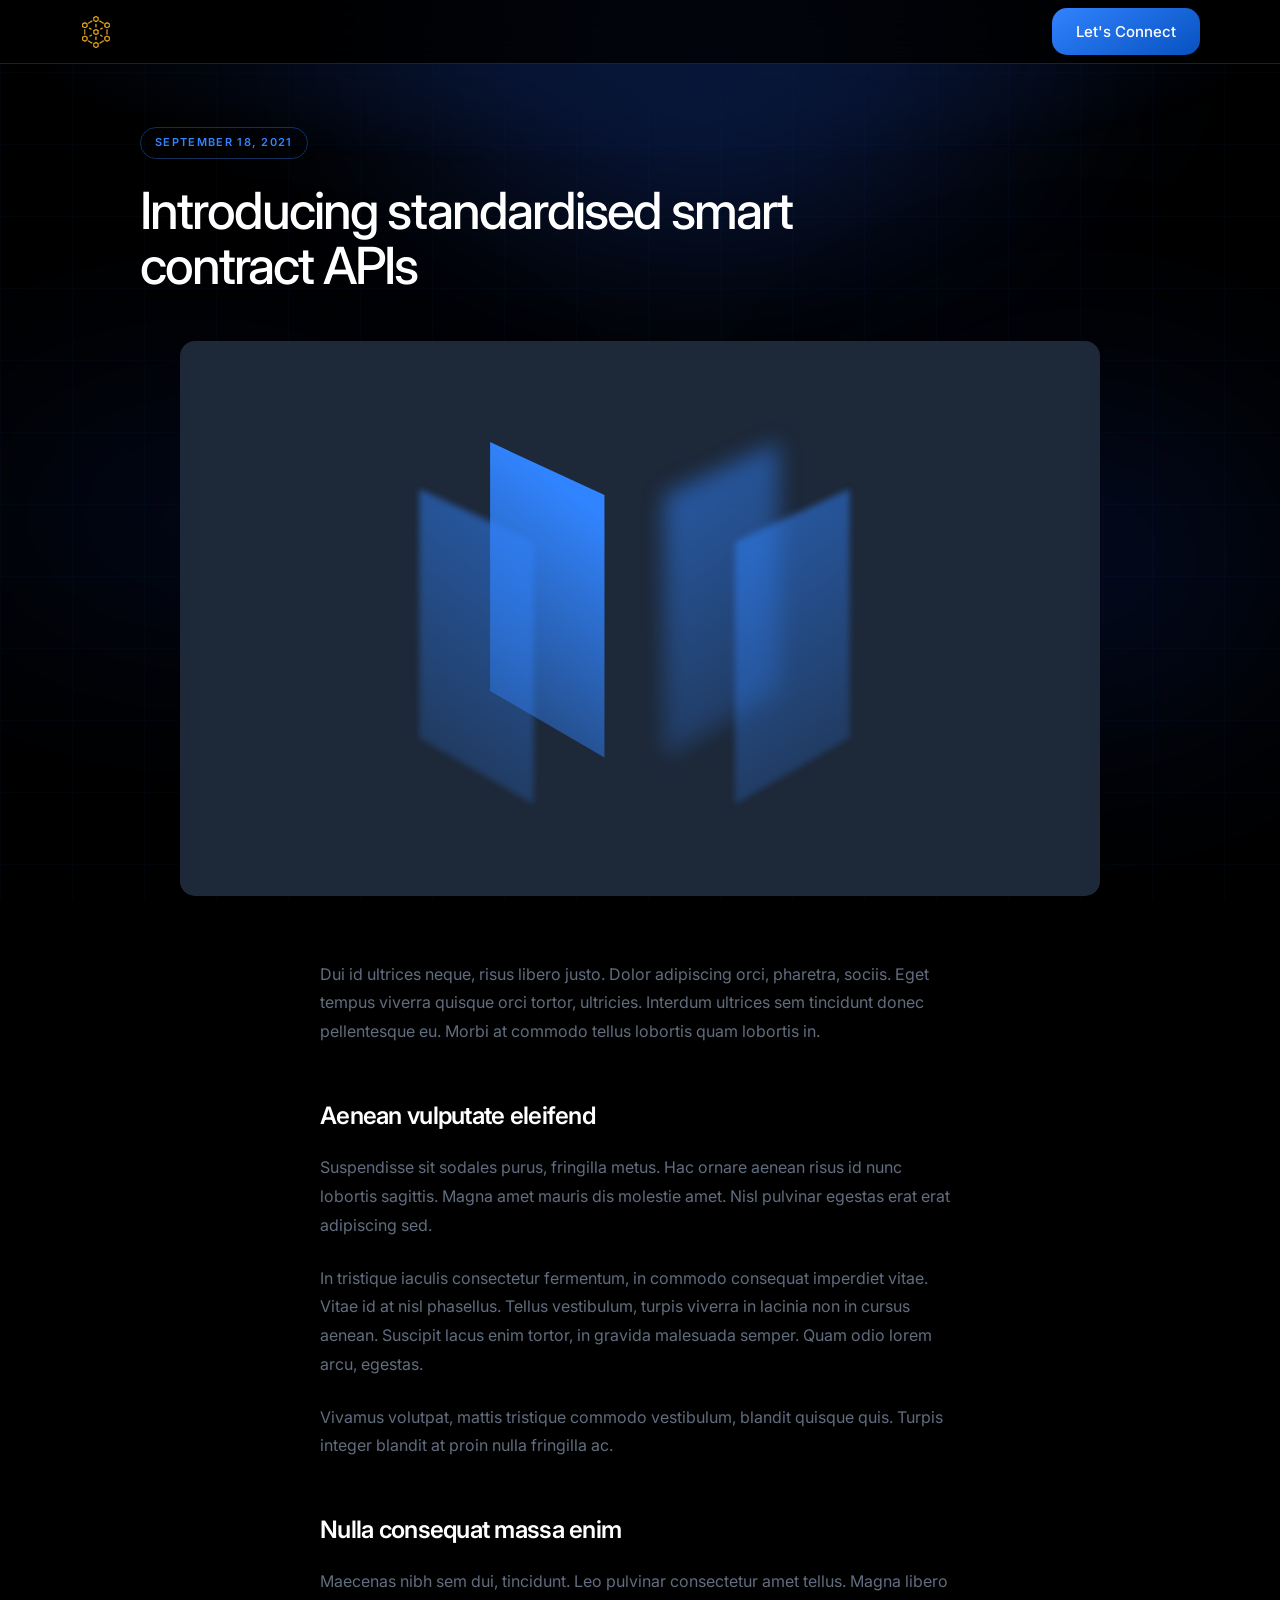
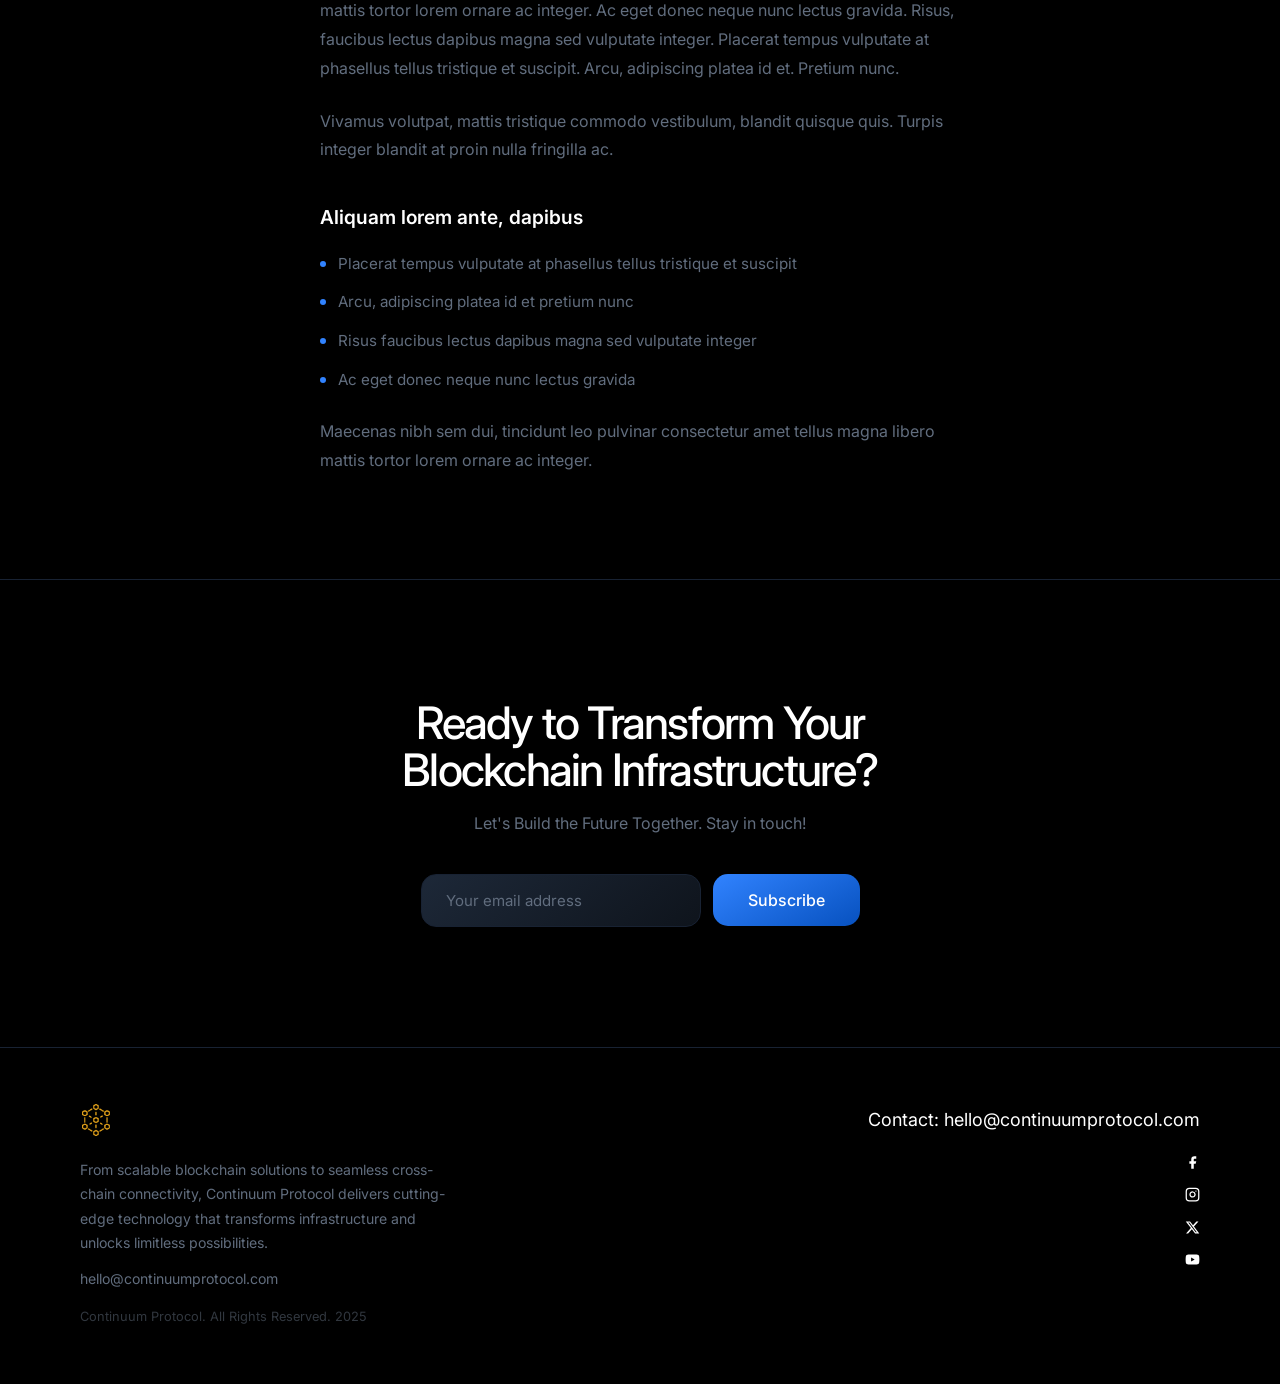
<file: post/introducing-standardised-smart-contract-apis.html>
<!DOCTYPE html>
<html lang="en">
<head>
  <meta charset="UTF-8" />
  <meta name="viewport" content="width=device-width, initial-scale=1.0" />
  <title>Introducing standardised smart contract APIs — Continuum Protocol</title>
  <link rel="stylesheet" href="../css/style.css" />
</head>
<body>
<div class="bg-aurora" aria-hidden="true">
  <div class="aurora-orb aurora-orb-1"></div>
  <div class="aurora-orb aurora-orb-2"></div>
  <div class="aurora-orb aurora-orb-3"></div>
</div>
<div class="bg-grid" aria-hidden="true"></div>

<nav>
  <div class="nav-inner">
    <a href="../index.html" class="nav-logo">
      <img src="../images/logo.png" alt="Continuum Protocol" class="logo-icon" />
    </a>
    <a href="https://us.bigin.online/org867920251/forms/continuum-protocol-contact-form" target="_blank" class="btn-nav">Let's Connect</a>
  </div>
</nav>

<main class="page-main">

  <section class="post-header">
    <div class="post-header-inner">
      <div class="post-date-pill anim-fade-up">September 18, 2021</div>
      <h1 class="anim-fade-up anim-delay-1">Introducing standardised smart contract APIs</h1>
    </div>
  </section>

  <div class="post-feat-wrap">
    <div class="post-feat-img">
      <img src="../images/67d1622b804351b24881e2a3_blog_2.svg" alt="" class="post-feat-img-src" />
    </div>
  </div>

  <div class="post-body">
    <p>Dui id ultrices neque, risus libero justo. Dolor adipiscing orci, pharetra, sociis. Eget tempus viverra quisque orci tortor, ultricies. Interdum ultrices sem tincidunt donec pellentesque eu. Morbi at commodo tellus lobortis quam lobortis in.</p>

    <h2>Aenean vulputate eleifend</h2>
    <p>Suspendisse sit sodales purus, fringilla metus. Hac ornare aenean risus id nunc lobortis sagittis. Magna amet mauris dis molestie amet. Nisl pulvinar egestas erat erat adipiscing sed.</p>
    <p>In tristique iaculis consectetur fermentum, in commodo consequat imperdiet vitae. Vitae id at nisl phasellus. Tellus vestibulum, turpis viverra in lacinia non in cursus aenean. Suscipit lacus enim tortor, in gravida malesuada semper. Quam odio lorem arcu, egestas.</p>
    <p>Vivamus volutpat, mattis tristique commodo vestibulum, blandit quisque quis. Turpis integer blandit at proin nulla fringilla ac.</p>

    <h2>Nulla consequat massa enim</h2>
    <p>Maecenas nibh sem dui, tincidunt. Leo pulvinar consectetur amet tellus. Magna libero mattis tortor lorem ornare ac integer. Ac eget donec neque nunc lectus gravida. Risus, faucibus lectus dapibus magna sed vulputate integer. Placerat tempus vulputate at phasellus tellus tristique et suscipit. Arcu, adipiscing platea id et. Pretium nunc.</p>
    <p>Vivamus volutpat, mattis tristique commodo vestibulum, blandit quisque quis. Turpis integer blandit at proin nulla fringilla ac.</p>

    <h3>Aliquam lorem ante, dapibus</h3>
    <ul>
      <li>Placerat tempus vulputate at phasellus tellus tristique et suscipit</li>
      <li>Arcu, adipiscing platea id et pretium nunc</li>
      <li>Risus faucibus lectus dapibus magna sed vulputate integer</li>
      <li>Ac eget donec neque nunc lectus gravida</li>
    </ul>
    <p>Maecenas nibh sem dui, tincidunt leo pulvinar consectetur amet tellus magna libero mattis tortor lorem ornare ac integer.</p>
  </div>

  <section class="section cta-section" style="border-top: 1px solid var(--border);">
    <div class="container">
      <div class="reveal">
        <h2>Ready to Transform Your Blockchain Infrastructure?</h2>
        <p class="cta-sub">Let's Build the Future Together. Stay in touch!</p>
        <form class="subscribe-form" action="https://us.bigin.online/org867920251/forms/continuum-protocol-contact-form" target="_blank" onsubmit="return false;">
          <input type="email" placeholder="Your email address" class="subscribe-input" />
          <button type="submit" class="btn-primary">Subscribe</button>
        </form>
      </div>
    </div>
  </section>

</main>

<footer>
  <div class="container">
    <div class="footer-inner">
      <div>
        <a href="../index.html" class="nav-logo" style="margin-bottom: 12px; display: inline-flex;">
          <img src="../images/logo.png" alt="Continuum Protocol" class="logo-icon" />
        </a>
        <p class="footer-desc">From scalable blockchain solutions to seamless cross-chain connectivity, Continuum Protocol delivers cutting-edge technology that transforms infrastructure and unlocks limitless possibilities.</p>
        <p class="footer-email-left"><a href="mailto:hello@continuumprotocol.com">hello@continuumprotocol.com</a></p>
        <p class="footer-copy">Continuum Protocol. All Rights Reserved. 2025</p>
      </div>
      <div class="footer-right">
        <div class="footer-email">Contact: <a href="mailto:hello@continuumprotocol.com">hello@continuumprotocol.com</a></div>
        <div class="socials">
          <a href="#" class="social-btn" aria-label="Facebook"><svg viewBox="0 0 24 24" fill="currentColor"><path d="M18 2h-3a5 5 0 0 0-5 5v3H7v4h3v8h4v-8h3l1-4h-4V7a1 1 0 0 1 1-1h3z"/></svg></a>
          <a href="#" class="social-btn" aria-label="Instagram"><svg viewBox="0 0 24 24" fill="none" stroke="currentColor" stroke-width="2" stroke-linecap="round" stroke-linejoin="round"><rect x="2" y="2" width="20" height="20" rx="5" ry="5"/><path d="M16 11.37A4 4 0 1 1 12.63 8 4 4 0 0 1 16 11.37z"/><line x1="17.5" y1="6.5" x2="17.51" y2="6.5"/></svg></a>
          <a href="https://x.com/ContinuumCEO" target="_blank" class="social-btn" aria-label="Twitter/X"><svg viewBox="0 0 24 24" fill="currentColor"><path d="M18.244 2.25h3.308l-7.227 8.26 8.502 11.24H16.17l-5.214-6.817L4.99 21.75H1.68l7.73-8.835L1.254 2.25H8.08l4.713 6.231zm-1.161 17.52h1.833L7.084 4.126H5.117z"/></svg></a>
          <a href="#" class="social-btn" aria-label="YouTube"><svg viewBox="0 0 24 24" fill="currentColor"><path d="M22.54 6.42a2.78 2.78 0 0 0-1.95-1.96C18.88 4 12 4 12 4s-6.88 0-8.59.46a2.78 2.78 0 0 0-1.95 1.96A29 29 0 0 0 1 12a29 29 0 0 0 .46 5.58A2.78 2.78 0 0 0 3.41 19.6C5.12 20 12 20 12 20s6.88 0 8.59-.46a2.78 2.78 0 0 0 1.95-1.95A29 29 0 0 0 23 12a29 29 0 0 0-.46-5.58zM9.75 15.02V8.98l5.74 3.02z"/></svg></a>
        </div>
      </div>
    </div>
  </div>
</footer>

<script src="../js/main.js"></script>
</body>
</html>
</file>
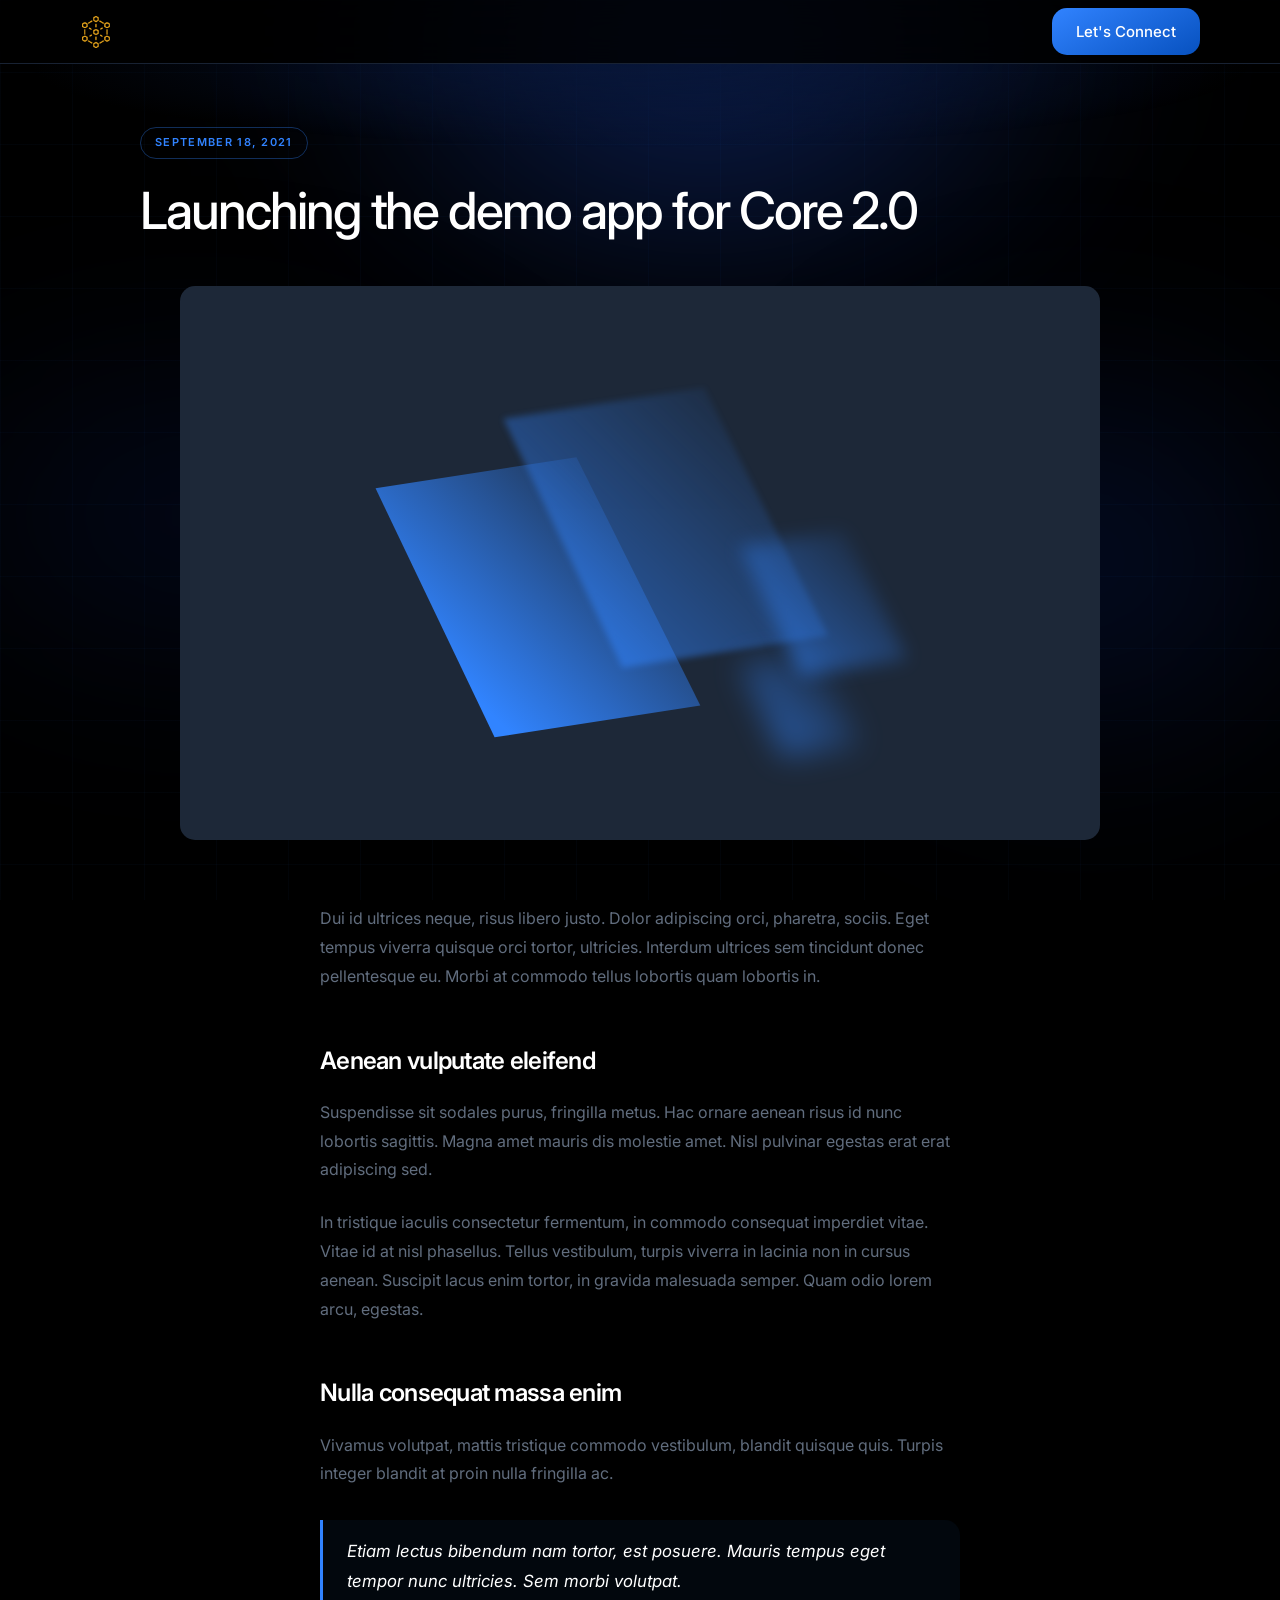
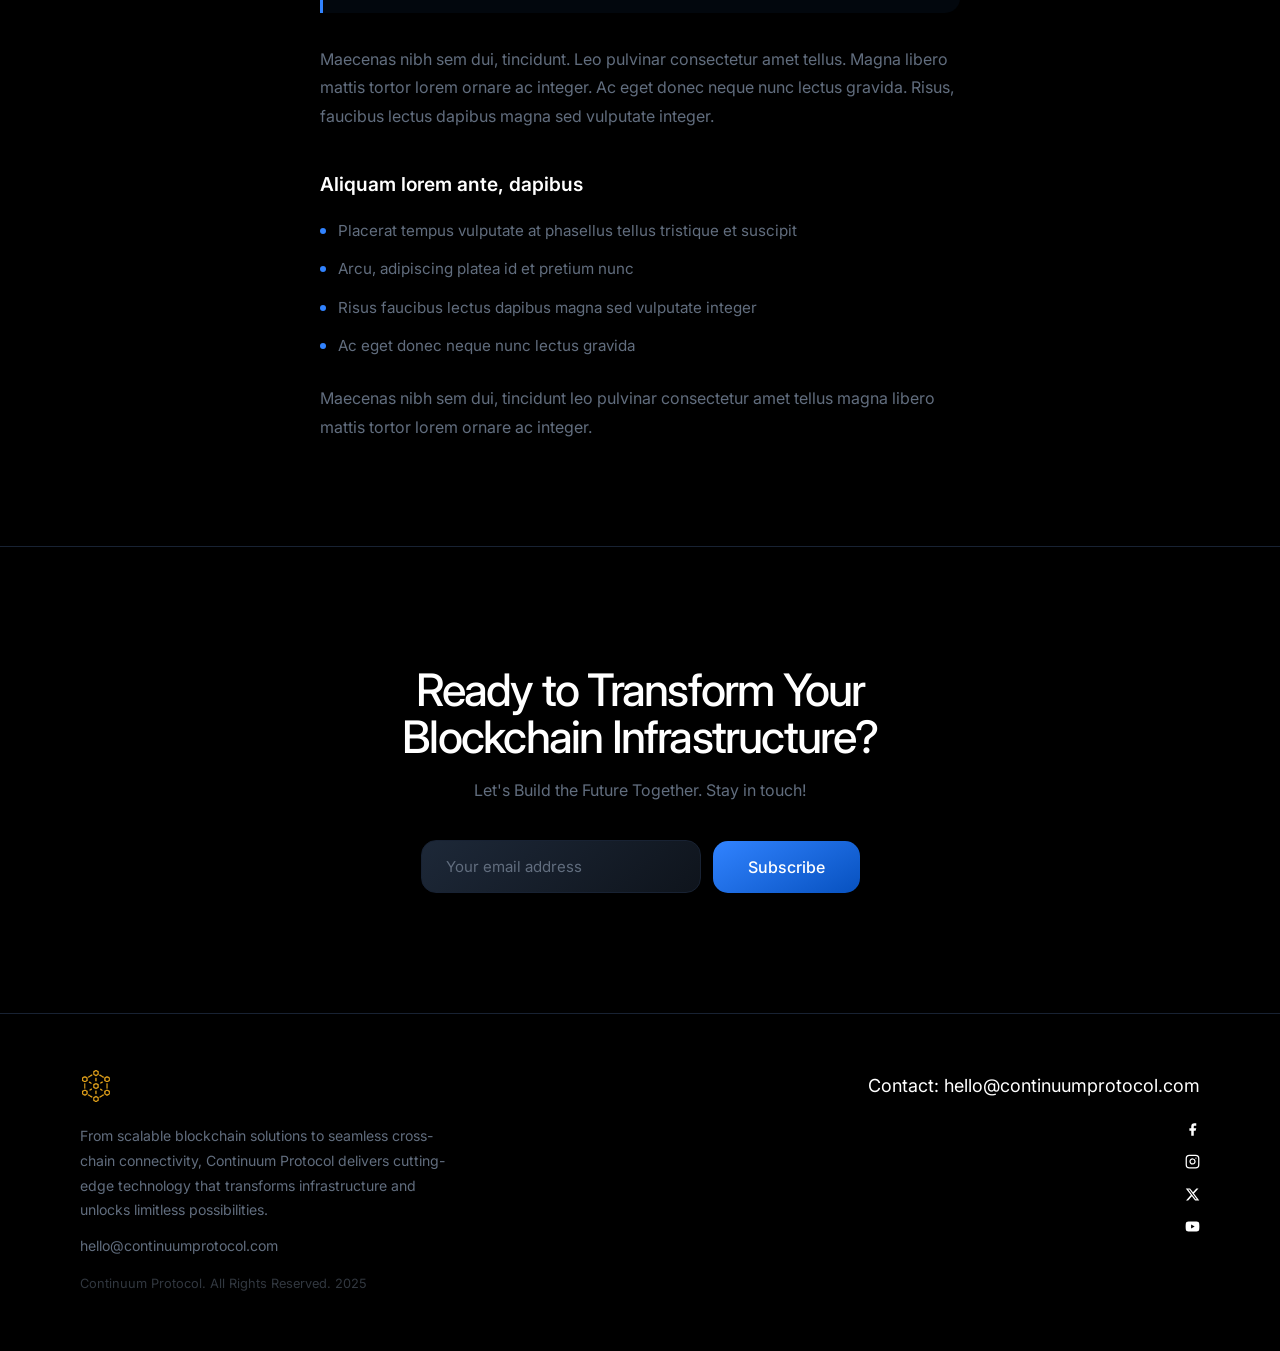
<file: post/launching-the-demo-app-for-core-2-0.html>
<!DOCTYPE html>
<html lang="en">
<head>
  <meta charset="UTF-8" />
  <meta name="viewport" content="width=device-width, initial-scale=1.0" />
  <title>Launching the demo app for Core 2.0 — Continuum Protocol</title>
  <link rel="stylesheet" href="../css/style.css" />
</head>
<body>
<div class="bg-aurora" aria-hidden="true">
  <div class="aurora-orb aurora-orb-1"></div>
  <div class="aurora-orb aurora-orb-2"></div>
  <div class="aurora-orb aurora-orb-3"></div>
</div>
<div class="bg-grid" aria-hidden="true"></div>

<nav>
  <div class="nav-inner">
    <a href="../index.html" class="nav-logo">
      <img src="../images/logo.png" alt="Continuum Protocol" class="logo-icon" />
    </a>
    <a href="https://us.bigin.online/org867920251/forms/continuum-protocol-contact-form" target="_blank" class="btn-nav">Let's Connect</a>
  </div>
</nav>

<main class="page-main">

  <section class="post-header">
    <div class="post-header-inner">
      <div class="post-date-pill anim-fade-up">September 18, 2021</div>
      <h1 class="anim-fade-up anim-delay-1">Launching the demo app for Core 2.0</h1>
    </div>
  </section>

  <div class="post-feat-wrap">
    <div class="post-feat-img">
      <img src="../images/67d1622b804351b24881e2a5_blog_4.svg" alt="" class="post-feat-img-src" />
    </div>
  </div>

  <div class="post-body">
    <p>Dui id ultrices neque, risus libero justo. Dolor adipiscing orci, pharetra, sociis. Eget tempus viverra quisque orci tortor, ultricies. Interdum ultrices sem tincidunt donec pellentesque eu. Morbi at commodo tellus lobortis quam lobortis in.</p>

    <h2>Aenean vulputate eleifend</h2>
    <p>Suspendisse sit sodales purus, fringilla metus. Hac ornare aenean risus id nunc lobortis sagittis. Magna amet mauris dis molestie amet. Nisl pulvinar egestas erat erat adipiscing sed.</p>
    <p>In tristique iaculis consectetur fermentum, in commodo consequat imperdiet vitae. Vitae id at nisl phasellus. Tellus vestibulum, turpis viverra in lacinia non in cursus aenean. Suscipit lacus enim tortor, in gravida malesuada semper. Quam odio lorem arcu, egestas.</p>

    <h2>Nulla consequat massa enim</h2>
    <p>Vivamus volutpat, mattis tristique commodo vestibulum, blandit quisque quis. Turpis integer blandit at proin nulla fringilla ac.</p>

    <blockquote>
      <p>Etiam lectus bibendum nam tortor, est posuere. Mauris tempus eget tempor nunc ultricies. Sem morbi volutpat.</p>
    </blockquote>

    <p>Maecenas nibh sem dui, tincidunt. Leo pulvinar consectetur amet tellus. Magna libero mattis tortor lorem ornare ac integer. Ac eget donec neque nunc lectus gravida. Risus, faucibus lectus dapibus magna sed vulputate integer.</p>

    <h3>Aliquam lorem ante, dapibus</h3>
    <ul>
      <li>Placerat tempus vulputate at phasellus tellus tristique et suscipit</li>
      <li>Arcu, adipiscing platea id et pretium nunc</li>
      <li>Risus faucibus lectus dapibus magna sed vulputate integer</li>
      <li>Ac eget donec neque nunc lectus gravida</li>
    </ul>
    <p>Maecenas nibh sem dui, tincidunt leo pulvinar consectetur amet tellus magna libero mattis tortor lorem ornare ac integer.</p>
  </div>

  <section class="section cta-section" style="border-top: 1px solid var(--border);">
    <div class="container">
      <div class="reveal">
        <h2>Ready to Transform Your Blockchain Infrastructure?</h2>
        <p class="cta-sub">Let's Build the Future Together. Stay in touch!</p>
        <form class="subscribe-form" action="https://us.bigin.online/org867920251/forms/continuum-protocol-contact-form" target="_blank" onsubmit="return false;">
          <input type="email" placeholder="Your email address" class="subscribe-input" />
          <button type="submit" class="btn-primary">Subscribe</button>
        </form>
      </div>
    </div>
  </section>

</main>

<footer>
  <div class="container">
    <div class="footer-inner">
      <div>
        <a href="../index.html" class="nav-logo" style="margin-bottom: 12px; display: inline-flex;">
          <img src="../images/logo.png" alt="Continuum Protocol" class="logo-icon" />
        </a>
        <p class="footer-desc">From scalable blockchain solutions to seamless cross-chain connectivity, Continuum Protocol delivers cutting-edge technology that transforms infrastructure and unlocks limitless possibilities.</p>
        <p class="footer-email-left"><a href="mailto:hello@continuumprotocol.com">hello@continuumprotocol.com</a></p>
        <p class="footer-copy">Continuum Protocol. All Rights Reserved. 2025</p>
      </div>
      <div class="footer-right">
        <div class="footer-email">Contact: <a href="mailto:hello@continuumprotocol.com">hello@continuumprotocol.com</a></div>
        <div class="socials">
          <a href="#" class="social-btn" aria-label="Facebook"><svg viewBox="0 0 24 24" fill="currentColor"><path d="M18 2h-3a5 5 0 0 0-5 5v3H7v4h3v8h4v-8h3l1-4h-4V7a1 1 0 0 1 1-1h3z"/></svg></a>
          <a href="#" class="social-btn" aria-label="Instagram"><svg viewBox="0 0 24 24" fill="none" stroke="currentColor" stroke-width="2" stroke-linecap="round" stroke-linejoin="round"><rect x="2" y="2" width="20" height="20" rx="5" ry="5"/><path d="M16 11.37A4 4 0 1 1 12.63 8 4 4 0 0 1 16 11.37z"/><line x1="17.5" y1="6.5" x2="17.51" y2="6.5"/></svg></a>
          <a href="https://x.com/ContinuumCEO" target="_blank" class="social-btn" aria-label="Twitter/X"><svg viewBox="0 0 24 24" fill="currentColor"><path d="M18.244 2.25h3.308l-7.227 8.26 8.502 11.24H16.17l-5.214-6.817L4.99 21.75H1.68l7.73-8.835L1.254 2.25H8.08l4.713 6.231zm-1.161 17.52h1.833L7.084 4.126H5.117z"/></svg></a>
          <a href="#" class="social-btn" aria-label="YouTube"><svg viewBox="0 0 24 24" fill="currentColor"><path d="M22.54 6.42a2.78 2.78 0 0 0-1.95-1.96C18.88 4 12 4 12 4s-6.88 0-8.59.46a2.78 2.78 0 0 0-1.95 1.96A29 29 0 0 0 1 12a29 29 0 0 0 .46 5.58A2.78 2.78 0 0 0 3.41 19.6C5.12 20 12 20 12 20s6.88 0 8.59-.46a2.78 2.78 0 0 0 1.95-1.95A29 29 0 0 0 23 12a29 29 0 0 0-.46-5.58zM9.75 15.02V8.98l5.74 3.02z"/></svg></a>
        </div>
      </div>
    </div>
  </div>
</footer>

<script src="../js/main.js"></script>
</body>
</html>
</file>
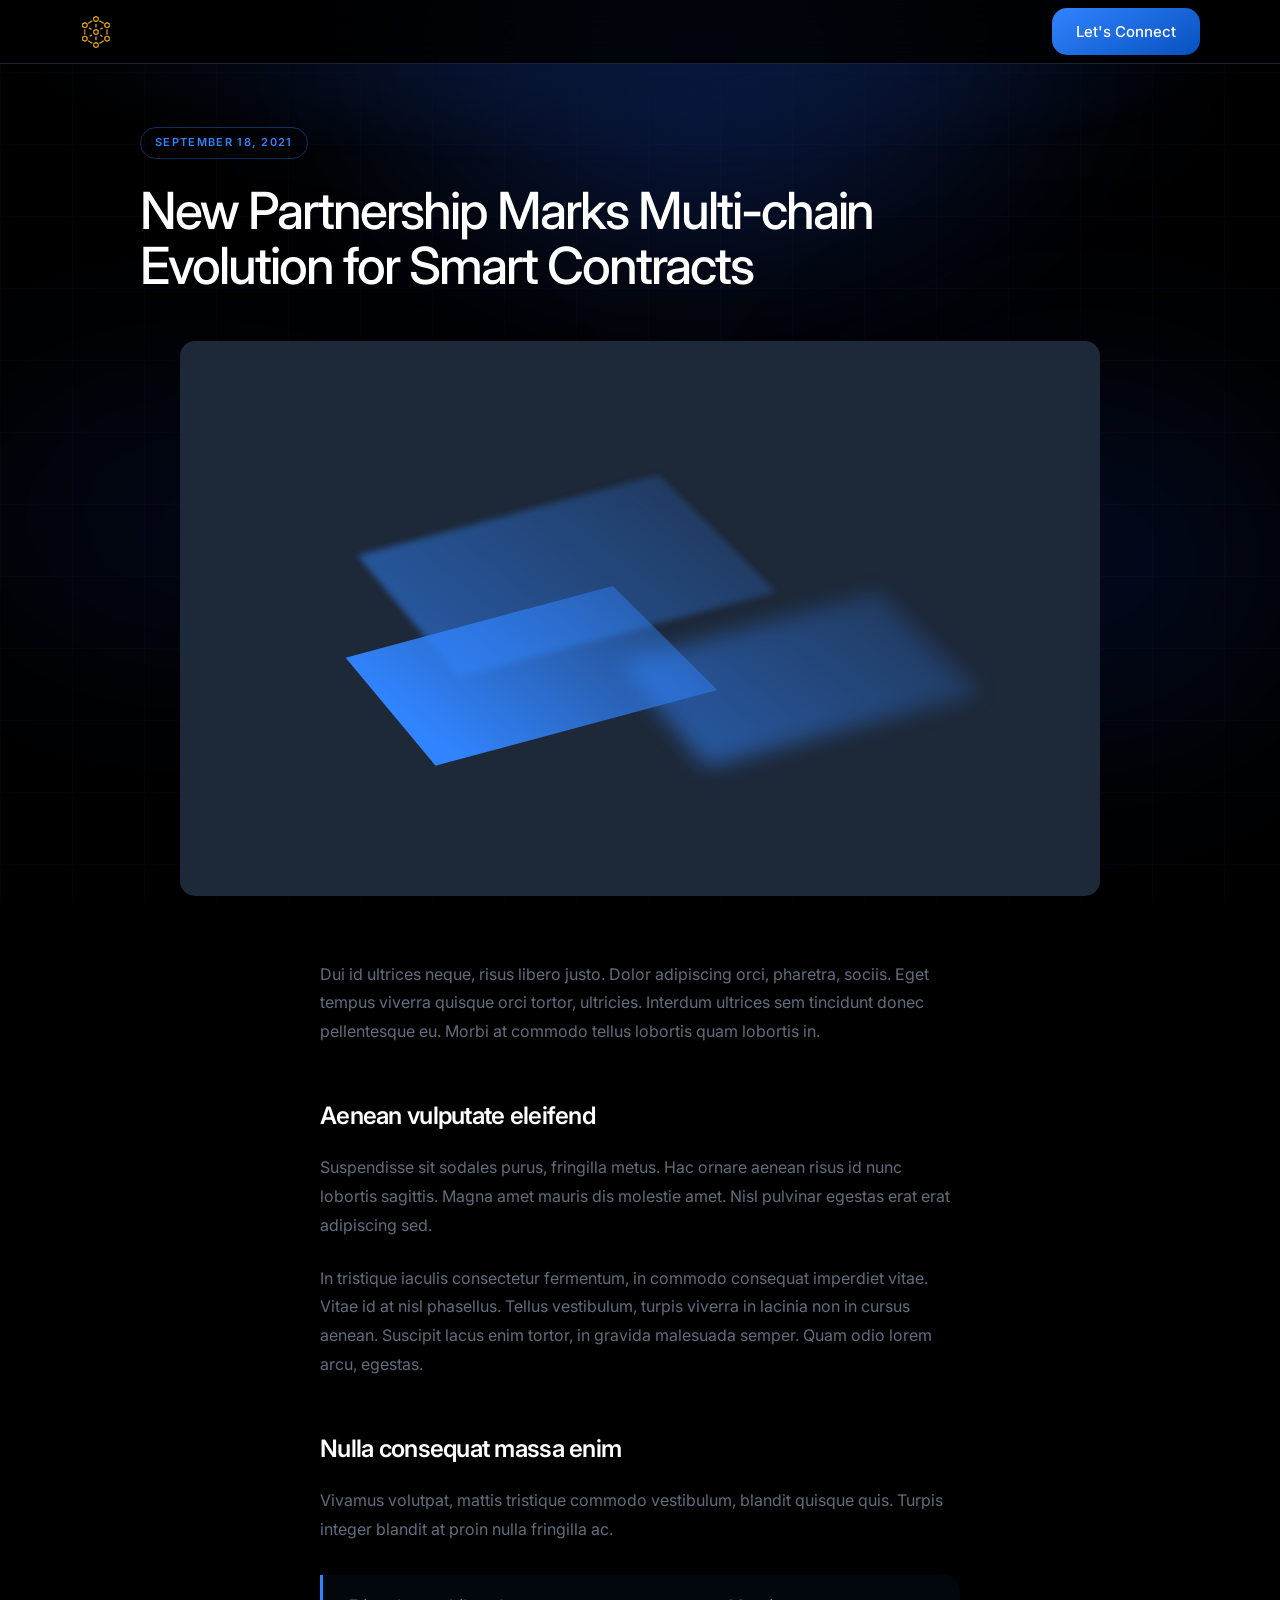
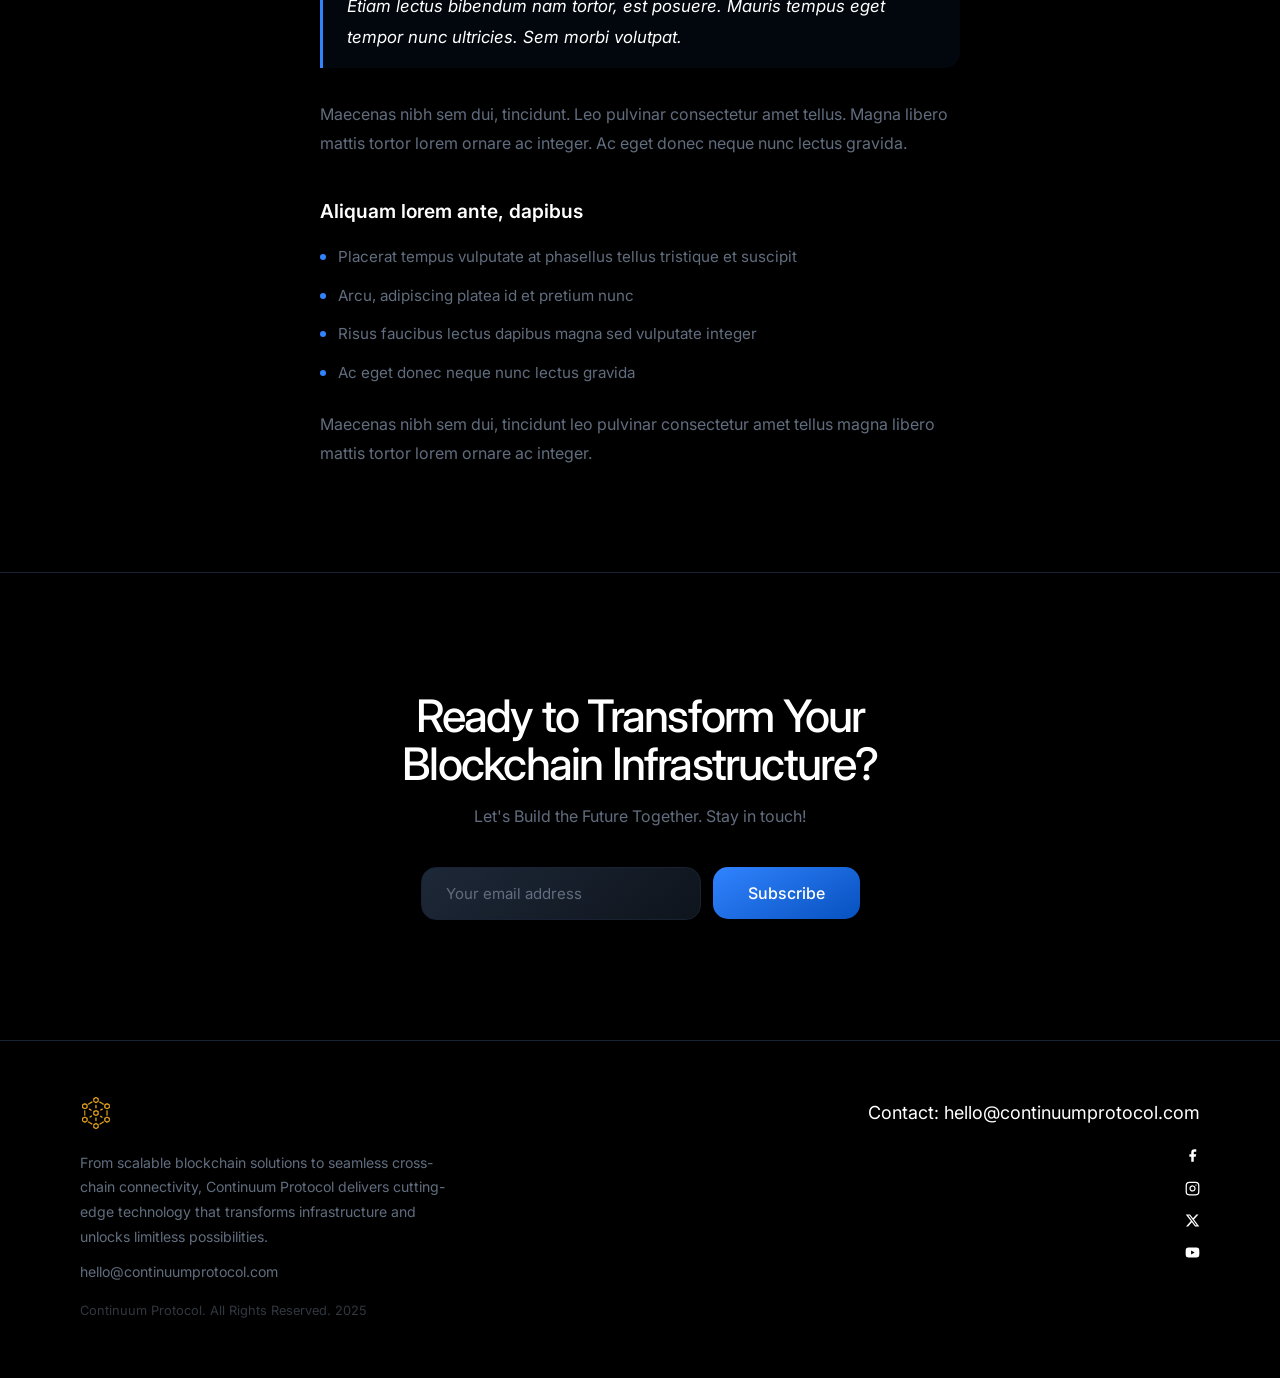
<file: post/new-partnership-marks-multi-chain-evolution-for-smart-contracts.html>
<!DOCTYPE html>
<html lang="en">
<head>
  <meta charset="UTF-8" />
  <meta name="viewport" content="width=device-width, initial-scale=1.0" />
  <title>New Partnership Marks Multi-chain Evolution for Smart Contracts — Continuum Protocol</title>
  <link rel="stylesheet" href="../css/style.css" />
</head>
<body>
<div class="bg-aurora" aria-hidden="true">
  <div class="aurora-orb aurora-orb-1"></div>
  <div class="aurora-orb aurora-orb-2"></div>
  <div class="aurora-orb aurora-orb-3"></div>
</div>
<div class="bg-grid" aria-hidden="true"></div>

<nav>
  <div class="nav-inner">
    <a href="../index.html" class="nav-logo">
      <img src="../images/logo.png" alt="Continuum Protocol" class="logo-icon" />
    </a>
    <a href="https://us.bigin.online/org867920251/forms/continuum-protocol-contact-form" target="_blank" class="btn-nav">Let's Connect</a>
  </div>
</nav>

<main class="page-main">

  <section class="post-header">
    <div class="post-header-inner">
      <div class="post-date-pill anim-fade-up">September 18, 2021</div>
      <h1 class="anim-fade-up anim-delay-1">New Partnership Marks Multi-chain Evolution for Smart Contracts</h1>
    </div>
  </section>

  <div class="post-feat-wrap">
    <div class="post-feat-img">
      <img src="../images/67d1622b804351b24881e2a4_blog_3.svg" alt="" class="post-feat-img-src" />
    </div>
  </div>

  <div class="post-body">
    <p>Dui id ultrices neque, risus libero justo. Dolor adipiscing orci, pharetra, sociis. Eget tempus viverra quisque orci tortor, ultricies. Interdum ultrices sem tincidunt donec pellentesque eu. Morbi at commodo tellus lobortis quam lobortis in.</p>

    <h2>Aenean vulputate eleifend</h2>
    <p>Suspendisse sit sodales purus, fringilla metus. Hac ornare aenean risus id nunc lobortis sagittis. Magna amet mauris dis molestie amet. Nisl pulvinar egestas erat erat adipiscing sed.</p>
    <p>In tristique iaculis consectetur fermentum, in commodo consequat imperdiet vitae. Vitae id at nisl phasellus. Tellus vestibulum, turpis viverra in lacinia non in cursus aenean. Suscipit lacus enim tortor, in gravida malesuada semper. Quam odio lorem arcu, egestas.</p>

    <h2>Nulla consequat massa enim</h2>
    <p>Vivamus volutpat, mattis tristique commodo vestibulum, blandit quisque quis. Turpis integer blandit at proin nulla fringilla ac.</p>

    <blockquote>
      <p>Etiam lectus bibendum nam tortor, est posuere. Mauris tempus eget tempor nunc ultricies. Sem morbi volutpat.</p>
    </blockquote>

    <p>Maecenas nibh sem dui, tincidunt. Leo pulvinar consectetur amet tellus. Magna libero mattis tortor lorem ornare ac integer. Ac eget donec neque nunc lectus gravida.</p>

    <h3>Aliquam lorem ante, dapibus</h3>
    <ul>
      <li>Placerat tempus vulputate at phasellus tellus tristique et suscipit</li>
      <li>Arcu, adipiscing platea id et pretium nunc</li>
      <li>Risus faucibus lectus dapibus magna sed vulputate integer</li>
      <li>Ac eget donec neque nunc lectus gravida</li>
    </ul>
    <p>Maecenas nibh sem dui, tincidunt leo pulvinar consectetur amet tellus magna libero mattis tortor lorem ornare ac integer.</p>
  </div>

  <section class="section cta-section" style="border-top: 1px solid var(--border);">
    <div class="container">
      <div class="reveal">
        <h2>Ready to Transform Your Blockchain Infrastructure?</h2>
        <p class="cta-sub">Let's Build the Future Together. Stay in touch!</p>
        <form class="subscribe-form" action="https://us.bigin.online/org867920251/forms/continuum-protocol-contact-form" target="_blank" onsubmit="return false;">
          <input type="email" placeholder="Your email address" class="subscribe-input" />
          <button type="submit" class="btn-primary">Subscribe</button>
        </form>
      </div>
    </div>
  </section>

</main>

<footer>
  <div class="container">
    <div class="footer-inner">
      <div>
        <a href="../index.html" class="nav-logo" style="margin-bottom: 12px; display: inline-flex;">
          <img src="../images/logo.png" alt="Continuum Protocol" class="logo-icon" />
        </a>
        <p class="footer-desc">From scalable blockchain solutions to seamless cross-chain connectivity, Continuum Protocol delivers cutting-edge technology that transforms infrastructure and unlocks limitless possibilities.</p>
        <p class="footer-email-left"><a href="mailto:hello@continuumprotocol.com">hello@continuumprotocol.com</a></p>
        <p class="footer-copy">Continuum Protocol. All Rights Reserved. 2025</p>
      </div>
      <div class="footer-right">
        <div class="footer-email">Contact: <a href="mailto:hello@continuumprotocol.com">hello@continuumprotocol.com</a></div>
        <div class="socials">
          <a href="#" class="social-btn" aria-label="Facebook"><svg viewBox="0 0 24 24" fill="currentColor"><path d="M18 2h-3a5 5 0 0 0-5 5v3H7v4h3v8h4v-8h3l1-4h-4V7a1 1 0 0 1 1-1h3z"/></svg></a>
          <a href="#" class="social-btn" aria-label="Instagram"><svg viewBox="0 0 24 24" fill="none" stroke="currentColor" stroke-width="2" stroke-linecap="round" stroke-linejoin="round"><rect x="2" y="2" width="20" height="20" rx="5" ry="5"/><path d="M16 11.37A4 4 0 1 1 12.63 8 4 4 0 0 1 16 11.37z"/><line x1="17.5" y1="6.5" x2="17.51" y2="6.5"/></svg></a>
          <a href="https://x.com/ContinuumCEO" target="_blank" class="social-btn" aria-label="Twitter/X"><svg viewBox="0 0 24 24" fill="currentColor"><path d="M18.244 2.25h3.308l-7.227 8.26 8.502 11.24H16.17l-5.214-6.817L4.99 21.75H1.68l7.73-8.835L1.254 2.25H8.08l4.713 6.231zm-1.161 17.52h1.833L7.084 4.126H5.117z"/></svg></a>
          <a href="#" class="social-btn" aria-label="YouTube"><svg viewBox="0 0 24 24" fill="currentColor"><path d="M22.54 6.42a2.78 2.78 0 0 0-1.95-1.96C18.88 4 12 4 12 4s-6.88 0-8.59.46a2.78 2.78 0 0 0-1.95 1.96A29 29 0 0 0 1 12a29 29 0 0 0 .46 5.58A2.78 2.78 0 0 0 3.41 19.6C5.12 20 12 20 12 20s6.88 0 8.59-.46a2.78 2.78 0 0 0 1.95-1.95A29 29 0 0 0 23 12a29 29 0 0 0-.46-5.58zM9.75 15.02V8.98l5.74 3.02z"/></svg></a>
        </div>
      </div>
    </div>
  </div>
</footer>

<script src="../js/main.js"></script>
</body>
</html>
</file>
<file: css/style.css>
/* Continuum Protocol — full site stylesheet */
@import url('https://fonts.googleapis.com/css2?family=Inter:wght@100;200;300;400;500;600;700;800;900&display=swap');

/* ── Variables ──────────────────────────────────────── */
:root {
  --bg: #000000;
  --bg-b1: #1d2838;
  --bg-b2: rgba(29, 40, 56, 0.5);
  --bg-b3: rgba(29, 40, 56, 0.25);
  --text: #ffffff;
  --text-muted: #616d7e;
  --text-link: rgba(216, 223, 233, 0.8);
  --accent: #3183ff;
  --accent-dark: #0751bf;
  --accent-hover: #5299ff;
  --accent-glow: rgba(49, 131, 255, 0.22);
  --accent-border: rgba(49, 131, 255, 0.35);
  --border: #182233;
  --max-w: 1200px;
  --nav-h: 64px;
  --r: 15px;
  --r-pill: 100px;
  --ease: cubic-bezier(0.25, 0.46, 0.45, 0.94);
}

/* ── Reset ──────────────────────────────────────────── */
*, *::before, *::after { box-sizing: border-box; margin: 0; padding: 0; }
html { scroll-behavior: smooth; }
body {
  background: var(--bg);
  color: var(--text);
  font-family: 'Inter', sans-serif;
  font-size: 18px;
  line-height: 1.8;
  -webkit-font-smoothing: antialiased;
  min-height: 100vh;
}
a { color: inherit; text-decoration: none; }
img { max-width: 100%; display: block; }

/* ── Animated background ────────────────────────────── */
.bg-aurora {
  position: fixed;
  inset: 0;
  pointer-events: none;
  z-index: 0;
  overflow: hidden;
}
.aurora-orb {
  position: absolute;
  border-radius: 50%;
  filter: blur(90px);
}
.aurora-orb-1 {
  width: 900px; height: 600px;
  top: -250px; left: 20%;
  background: radial-gradient(ellipse, rgba(22, 60, 160, 0.55) 0%, transparent 68%);
  animation: orb1 22s ease-in-out infinite;
}
.aurora-orb-2 {
  width: 600px; height: 500px;
  bottom: 10%; right: -100px;
  background: radial-gradient(ellipse, rgba(10, 35, 110, 0.4) 0%, transparent 70%);
  animation: orb2 28s ease-in-out infinite;
}
.aurora-orb-3 {
  width: 700px; height: 400px;
  top: 35%; left: -150px;
  background: radial-gradient(ellipse, rgba(8, 28, 90, 0.35) 0%, transparent 70%);
  animation: orb3 19s ease-in-out infinite;
}
@keyframes orb1 {
  0%, 100% { transform: translate(0, 0) scale(1); }
  33%  { transform: translate(-6%, 10%) scale(1.12); }
  66%  { transform: translate(8%, -6%) scale(0.9); }
}
@keyframes orb2 {
  0%, 100% { transform: translate(0, 0) scale(1); }
  40%  { transform: translate(6%, -10%) scale(1.18); }
  70%  { transform: translate(-8%, 6%) scale(0.88); }
}
@keyframes orb3 {
  0%, 100% { transform: translate(0, 0) scale(1); }
  50%  { transform: translate(12%, 6%) scale(1.1); }
}

.bg-grid {
  position: fixed;
  inset: 0;
  pointer-events: none;
  z-index: 0;
  background-image:
    linear-gradient(rgba(49, 131, 255, 0.03) 1px, transparent 1px),
    linear-gradient(90deg, rgba(49, 131, 255, 0.03) 1px, transparent 1px);
  background-size: 72px 72px;
}

/* Ensure page content sits above fixed backgrounds */
nav { z-index: 100; }
.page-main { position: relative; z-index: 1; }

/* ── Layout ─────────────────────────────────────────── */
.container {
  max-width: var(--max-w);
  margin: 0 auto;
  padding: 0 40px;
}

/* ── Navigation ─────────────────────────────────────── */
nav {
  position: fixed;
  top: 0; left: 0; right: 0;
  height: var(--nav-h);
  z-index: 100;
  background: rgba(0, 0, 0, 0.8);
  backdrop-filter: blur(20px);
  -webkit-backdrop-filter: blur(20px);
  border-bottom: 1px solid var(--border);
}
.nav-inner {
  max-width: var(--max-w);
  margin: 0 auto;
  padding: 0 40px;
  height: 100%;
  display: flex;
  align-items: center;
  justify-content: space-between;
}
.nav-logo {
  display: flex;
  align-items: center;
  gap: 10px;
  font-weight: 600;
  font-size: 15px;
  color: var(--text);
}
.logo-icon {
  width: 32px;
  height: 32px;
  flex-shrink: 0;
  object-fit: contain;
}
.btn-nav {
  padding: 10px 24px;
  background: linear-gradient(150deg, var(--accent), var(--accent-dark));
  border: none;
  border-radius: var(--r);
  font-family: 'Inter', sans-serif;
  font-size: 15px;
  font-weight: 500;
  color: #fff;
  cursor: pointer;
  transition: transform 0.4s var(--ease), opacity 0.4s var(--ease);
  text-decoration: none;
  display: inline-block;
}
.btn-nav:hover {
  transform: scale(0.94);
  opacity: 0.9;
}

/* ── Buttons ─────────────────────────────────────────── */
.btn-primary {
  display: inline-flex;
  align-items: center;
  padding: 16px 35px;
  background: linear-gradient(150deg, var(--accent), var(--accent-dark));
  border: none;
  border-radius: var(--r);
  font-family: 'Inter', sans-serif;
  font-size: 16px;
  font-weight: 500;
  color: #fff;
  cursor: pointer;
  transition: transform 0.4s var(--ease), box-shadow 0.4s var(--ease);
  text-decoration: none;
}
.btn-primary:hover {
  transform: scale(0.94);
  box-shadow: 0 12px 36px var(--accent-glow);
}

/* ── Section label pill ──────────────────────────────── */
.label-pill {
  display: inline-block;
  font-size: 11px;
  font-weight: 600;
  letter-spacing: 0.12em;
  text-transform: uppercase;
  color: var(--accent);
  padding: 5px 14px;
  background: rgba(49, 131, 255, 0.1);
  border: 1px solid var(--accent-border);
  border-radius: var(--r-pill);
  margin-bottom: 20px;
}

/* ── Section spacing ─────────────────────────────────── */
.section {
  padding: 120px 0;
}
.section + .section {
  border-top: 1px solid var(--border);
}
.section-header {
  text-align: center;
  max-width: 680px;
  margin: 0 auto 60px;
}
.section-header h2 {
  font-size: clamp(2rem, 3.5vw, 3rem);
  font-weight: 500;
  letter-spacing: -0.03em;
  line-height: 1.06;
  margin-bottom: 16px;
}
.section-header p {
  color: var(--text-muted);
  font-size: 1rem;
  line-height: 1.8;
}

/* ── Page main ───────────────────────────────────────── */
.page-main { padding-top: var(--nav-h); }

/* ─────────────────────────────────────────────────────
   GEOMETRIC VISUAL (shared across pages)
───────────────────────────────────────────────────── */
.geo-wrap {
  position: relative;
}
.geo-panel {
  position: absolute;
  border-radius: 7px;
}
.geo-glow {
  position: absolute;
  border-radius: 50%;
  background: rgba(37, 99, 235, 0.3);
  filter: blur(52px);
}

/* Hero size — larger panels, no borders */
.hero-geo {
  width: 560px;
  height: 420px;
}
.hero-geo .geo-panel {
  will-change: transform;
  transition: none;
}
.hero-geo .geo-panel:nth-child(1) {
  width: 310px; height: 240px;
  top: 95px; left: 20px;
  background: rgba(18, 42, 110, 0.38);
  transform: rotate(-18deg);
}
.hero-geo .geo-panel:nth-child(2) {
  width: 330px; height: 255px;
  top: 68px; left: 110px;
  background: rgba(30, 70, 180, 0.62);
  transform: rotate(-3deg);
}
.hero-geo .geo-panel:nth-child(3) {
  width: 305px; height: 236px;
  top: 46px; left: 218px;
  background: rgba(45, 110, 240, 0.9);
  transform: rotate(12deg);
}
.hero-geo .geo-glow {
  width: 380px; height: 100px;
  bottom: 16px; left: 50%;
  transform: translateX(-50%);
  filter: blur(70px);
}

/* Card thumbnail size */
.thumb-geo {
  width: 160px;
  height: 122px;
}
.thumb-geo .geo-panel:nth-child(1) {
  width: 88px; height: 68px;
  top: 26px; left: 6px;
  background: rgba(18, 42, 110, 0.38);
  transform: rotate(-18deg);
}
.thumb-geo .geo-panel:nth-child(2) {
  width: 93px; height: 72px;
  top: 18px; left: 32px;
  background: rgba(30, 70, 180, 0.62);
  transform: rotate(-3deg);
}
.thumb-geo .geo-panel:nth-child(3) {
  width: 86px; height: 67px;
  top: 13px; left: 64px;
  background: rgba(45, 110, 240, 0.9);
  transform: rotate(12deg);
}
.thumb-geo .geo-glow {
  width: 100px; height: 28px;
  bottom: 4px; left: 50%;
  transform: translateX(-50%);
  filter: blur(24px);
}

/* Post featured size */
.post-feat-geo {
  width: 340px;
  height: 260px;
}
.post-feat-geo .geo-panel:nth-child(1) {
  width: 184px; height: 142px;
  top: 56px; left: 16px;
  background: rgba(18, 42, 110, 0.38);
  transform: rotate(-18deg);
}
.post-feat-geo .geo-panel:nth-child(2) {
  width: 196px; height: 152px;
  top: 40px; left: 65px;
  background: rgba(30, 70, 180, 0.62);
  transform: rotate(-3deg);
}
.post-feat-geo .geo-panel:nth-child(3) {
  width: 180px; height: 140px;
  top: 28px; left: 128px;
  background: rgba(45, 110, 240, 0.9);
  transform: rotate(12deg);
}
.post-feat-geo .geo-glow {
  width: 220px; height: 58px;
  bottom: 10px; left: 50%;
  transform: translateX(-50%);
  filter: blur(44px);
}

/* ─────────────────────────────────────────────────────
   HOME — HERO
───────────────────────────────────────────────────── */
.hero {
  display: flex;
  align-items: center;
  justify-content: center;
  padding: 100px 40px 200px;
  position: relative;
  overflow: hidden;
}
.hero + .section { padding-top: 80px; }
.hero::before {
  content: '';
  position: absolute;
  inset: 0;
  background: radial-gradient(ellipse 80% 55% at 50% 0%, rgba(8,22,55,0.85) 0%, transparent 68%);
  pointer-events: none;
}
.hero-split {
  display: flex;
  align-items: center;
  justify-content: space-between;
  gap: 60px;
  width: 100%;
  max-width: var(--max-w);
  position: relative;
  z-index: 1;
}
.hero-content {
  flex: 0 0 auto;
  max-width: 560px;
}
.hero h1 {
  font-size: clamp(2.6rem, 5vw, 4.4rem);
  font-weight: 500;
  line-height: 1.06;
  letter-spacing: -0.04em;
  margin-bottom: 24px;
}
.hero p {
  font-size: 1rem;
  color: var(--text-muted);
  max-width: 480px;
  margin: 0 0 40px;
  line-height: 1.8;
}
.hero-visual-wrap {
  flex: 0 0 auto;
  position: relative;
  z-index: 1;
  display: flex;
  justify-content: center;
  animation: fadeUp 0.7s ease-out 0.3s both, float 7s ease-in-out 1s infinite;
}

/* ── HOME — SERVICES ─────────────────────────────────── */
.services-grid {
  display: grid;
  grid-template-columns: repeat(3, 1fr);
  gap: 25px;
}
.service-card {
  background: linear-gradient(140deg, var(--bg-b1), var(--bg-b2));
  border: 1px solid var(--border);
  border-radius: var(--r);
  padding: 42px;
  transition: transform 0.4s var(--ease), border-color 0.4s var(--ease);
}
.service-card:hover {
  border-color: rgba(49, 131, 255, 0.25);
  transform: translateY(-3px);
}
.svc-icon {
  width: 44px;
  height: 44px;
  background: rgba(49, 131, 255, 0.1);
  border: 1px solid var(--accent-border);
  border-radius: 10px;
  display: flex;
  align-items: center;
  justify-content: center;
  color: var(--accent);
  margin-bottom: 20px;
}
.svc-icon svg { width: 20px; height: 20px; }
.service-card h3 {
  font-size: 1.05rem;
  font-weight: 600;
  margin-bottom: 12px;
  letter-spacing: -0.02em;
}
.service-card p {
  font-size: 0.9rem;
  color: var(--text-muted);
  line-height: 1.75;
}

/* ── HOME — SOLUTIONS ────────────────────────────────── */
.solutions-section {
  position: relative;
  overflow: hidden;
}
.solutions-text {
  max-width: 480px;
}
.solutions-text h2 {
  font-size: clamp(2rem, 3.5vw, 3.2rem);
  font-weight: 500;
  letter-spacing: -0.04em;
  line-height: 1.06;
  margin-bottom: 24px;
}
.solutions-text p {
  color: var(--text-muted);
  line-height: 1.8;
  margin-bottom: 20px;
  font-size: 1rem;
}
.solutions-cta {
  color: var(--text-muted);
  font-size: 1rem;
  font-weight: 500;
  transition: color 0.4s var(--ease);
  text-decoration: underline;
  text-underline-offset: 3px;
}
.solutions-cta:hover { color: var(--text); }

/* Panels float absolutely on the right — no container box */
.solutions-panels {
  position: absolute;
  right: -60px;
  top: 0;
  bottom: 0;
  width: 640px;
  pointer-events: none;
}
.solutions-slab {
  position: absolute;
  border-radius: 14px;
}
.solutions-slab:nth-child(1) {
  width: 360px; height: 520px;
  top: 50%; right: 220px;
  transform: translateY(-50%) rotate(-6deg);
  background: rgba(15, 35, 95, 0.45);
}
.solutions-slab:nth-child(2) {
  width: 360px; height: 520px;
  top: 50%; right: 80px;
  transform: translateY(-50%) rotate(-1deg);
  background: rgba(28, 65, 170, 0.68);
}
.solutions-slab:nth-child(3) {
  width: 340px; height: 500px;
  top: 50%; right: -60px;
  transform: translateY(-50%) rotate(5deg);
  background: rgba(45, 110, 240, 0.92);
}

/* ── HOME — WHY CHOOSE US + BENEFITS SPLIT ───────────── */
.why-benefits-split {
  display: grid;
  grid-template-columns: 1fr 1fr;
  gap: 60px;
  align-items: center;
}
.benefits-col {
  display: flex;
  flex-direction: column;
  gap: 20px;
}
.benefit-card {
  background: linear-gradient(140deg, var(--bg-b1), var(--bg-b2));
  border: 1px solid var(--border);
  border-radius: var(--r);
  padding: 32px;
  transition: border-color 0.4s var(--ease);
}
.benefit-card:hover { border-color: rgba(49, 131, 255, 0.25); }
.benefit-card h3 {
  font-size: 1rem;
  font-weight: 600;
  margin-bottom: 10px;
  letter-spacing: -0.02em;
}
.benefit-card p {
  font-size: 0.88rem;
  color: var(--text-muted);
  line-height: 1.75;
}
.why-col h2 {
  font-size: clamp(2rem, 3.5vw, 3rem);
  font-weight: 500;
  letter-spacing: -0.04em;
  line-height: 1.06;
  margin-bottom: 20px;
}
.why-col p {
  color: var(--text-muted);
  font-size: 1rem;
  line-height: 1.8;
}

/* ── HOME — PARTNERS ─────────────────────────────────── */
.partners-row {
  display: flex;
  align-items: center;
  justify-content: center;
  flex-wrap: wrap;
  gap: 20px;
  margin-top: 52px;
}
.partner-chip {
  padding: 14px 32px;
  background: linear-gradient(140deg, var(--bg-b1), var(--bg-b2));
  border: 1px solid var(--border);
  border-radius: var(--r);
  font-size: 0.9rem;
  font-weight: 600;
  color: var(--text-muted);
  letter-spacing: 0.03em;
  transition: color 0.4s var(--ease), border-color 0.4s var(--ease);
}
.partner-chip:hover { color: var(--text); border-color: rgba(49, 131, 255, 0.25); }

/* ── HOME — BLOG PREVIEW ─────────────────────────────── */
.blog-grid {
  display: grid;
  grid-template-columns: repeat(3, 1fr);
  gap: 25px;
  margin-top: 52px;
}
.blog-card {
  background: linear-gradient(140deg, var(--bg-b1), var(--bg-b2));
  border: 1px solid var(--border);
  border-radius: var(--r);
  overflow: hidden;
  display: block;
  color: inherit;
  transition: border-color 0.4s var(--ease), transform 0.4s var(--ease);
}
.blog-card:hover {
  border-color: rgba(49, 131, 255, 0.3);
  transform: translateY(-4px);
}
.blog-thumb {
  width: 100%;
  aspect-ratio: 16/9;
  background: var(--bg-b1);
  display: flex;
  align-items: center;
  justify-content: center;
  overflow: hidden;
}
.blog-thumb-img {
  width: 100%;
  height: 100%;
  object-fit: cover;
  display: block;
}
.blog-body { padding: 28px; }
.blog-date {
  font-size: 11px;
  font-weight: 600;
  letter-spacing: 0.1em;
  text-transform: uppercase;
  color: var(--text-muted);
  margin-bottom: 10px;
}
.blog-card h3 {
  font-size: 1rem;
  font-weight: 600;
  line-height: 1.45;
  letter-spacing: -0.02em;
}

/* ─────────────────────────────────────────────────────
   ABOUT PAGE
───────────────────────────────────────────────────── */
.page-hero {
  padding: 100px 40px 80px;
  text-align: center;
  position: relative;
  overflow: hidden;
}
.page-hero::before {
  content: '';
  position: absolute;
  inset: 0;
  background: radial-gradient(ellipse 70% 55% at 50% 0%, rgba(8,22,55,0.8) 0%, transparent 68%);
  pointer-events: none;
}
.page-hero-inner {
  position: relative;
  z-index: 1;
  max-width: 680px;
  margin: 0 auto;
}
.page-hero h1 {
  font-size: clamp(2.2rem, 5vw, 4rem);
  font-weight: 500;
  letter-spacing: -0.04em;
  line-height: 1.06;
  margin-bottom: 20px;
}
.page-hero p { color: var(--text-muted); font-size: 1rem; line-height: 1.8; }

.mission-grid {
  display: grid;
  grid-template-columns: 1fr 1fr;
  gap: 25px;
  padding-bottom: 0;
}
.mission-grid-3 {
  grid-template-columns: repeat(3, 1fr);
}
.mission-card {
  background: linear-gradient(140deg, var(--bg-b1), var(--bg-b2));
  border: 1px solid var(--border);
  border-radius: var(--r);
  padding: 42px;
}
.mc-label {
  display: flex;
  align-items: center;
  gap: 8px;
  font-size: 0.8rem;
  font-weight: 600;
  color: var(--accent);
  margin-bottom: 16px;
  letter-spacing: 0.05em;
  text-transform: uppercase;
}
.mc-label svg { width: 16px; height: 16px; }
.mission-card h3 {
  font-size: 1.3rem;
  font-weight: 600;
  letter-spacing: -0.02em;
  margin-bottom: 14px;
}
.mission-card p { font-size: 0.9rem; color: var(--text-muted); line-height: 1.8; }

.stats-grid {
  display: grid;
  grid-template-columns: repeat(4, 1fr);
  gap: 25px;
}
.values-stats-split {
  display: grid;
  grid-template-columns: 1fr 1fr;
  gap: 25px;
  align-items: start;
}
.stats-2x2 {
  display: grid;
  grid-template-columns: 1fr 1fr;
  gap: 25px;
}
.stat-card {
  background: linear-gradient(140deg, var(--bg-b1), var(--bg-b2));
  border: 1px solid var(--border);
  border-radius: var(--r);
  padding: 32px 24px;
  text-align: center;
}
.stat-num {
  font-size: 2.2rem;
  font-weight: 700;
  letter-spacing: -0.04em;
  margin-bottom: 8px;
  color: var(--text);
}
.stat-lbl { font-size: 0.85rem; color: var(--text-muted); font-weight: 400; }

.values-grid {
  display: grid;
  grid-template-columns: repeat(3, 1fr);
  gap: 25px;
  margin-top: 52px;
}
.value-card {
  background: linear-gradient(140deg, var(--bg-b1), var(--bg-b2));
  border: 1px solid var(--border);
  border-radius: var(--r);
  padding: 42px;
}
.value-num {
  font-size: 3rem;
  font-weight: 700;
  color: rgba(49, 131, 255, 0.18);
  letter-spacing: -0.05em;
  line-height: 1;
  margin-bottom: 18px;
}
.value-card h3 { font-size: 1.05rem; font-weight: 600; margin-bottom: 12px; letter-spacing: -0.02em; }
.value-card p { font-size: 0.9rem; color: var(--text-muted); line-height: 1.75; }

.team-grid {
  display: grid;
  grid-template-columns: repeat(4, 1fr);
  gap: 25px;
  margin-top: 52px;
}
.team-card {
  background: linear-gradient(140deg, var(--bg-b1), var(--bg-b2));
  border: 1px solid var(--border);
  border-radius: var(--r);
  padding: 32px 20px;
  text-align: center;
  transition: border-color 0.4s var(--ease);
}
.team-card:hover { border-color: var(--accent-border); }
.team-avatar {
  width: 68px;
  height: 68px;
  border-radius: 50%;
  background: linear-gradient(135deg, rgba(49,131,255,0.2), rgba(7,81,191,0.12));
  border: 2px solid var(--accent-border);
  display: flex;
  align-items: center;
  justify-content: center;
  margin: 0 auto 14px;
  font-size: 1rem;
  font-weight: 700;
  color: var(--accent);
  letter-spacing: -0.02em;
}
.team-card h4 { font-size: 0.9rem; font-weight: 600; margin-bottom: 4px; }
.team-card .role { font-size: 0.8rem; color: var(--text-muted); }

/* ─────────────────────────────────────────────────────
   BLOG PAGE
───────────────────────────────────────────────────── */
.blog-full-grid {
  display: grid;
  grid-template-columns: repeat(2, 1fr);
  gap: 25px;
  padding-bottom: 120px;
}
.blog-full-grid .blog-card h3 { font-size: 1.1rem; }

/* ─────────────────────────────────────────────────────
   POST PAGE
───────────────────────────────────────────────────── */
.post-header {
  padding: 60px 40px 48px;
  position: relative;
  overflow: hidden;
}
.post-header::before {
  content: '';
  position: absolute;
  inset: 0;
  background: radial-gradient(ellipse 70% 55% at 50% 0%, rgba(8,22,55,0.8) 0%, transparent 68%);
  pointer-events: none;
}
.post-header-inner {
  position: relative;
  z-index: 1;
  max-width: 1000px;
  margin: 0 auto;
}
.post-date-pill {
  display: inline-block;
  font-size: 11px;
  font-weight: 600;
  letter-spacing: 0.12em;
  text-transform: uppercase;
  color: var(--accent);
  border: 1px solid var(--accent-border);
  border-radius: var(--r-pill);
  padding: 5px 14px;
  margin-bottom: 24px;
}
.post-header h1 {
  font-size: clamp(2rem, 4vw, 3.6rem);
  font-weight: 500;
  letter-spacing: -0.04em;
  line-height: 1.08;
  max-width: 780px;
}

.post-feat-wrap {
  max-width: 1000px;
  margin: 0 auto 64px;
  padding: 0 40px;
}
.post-feat-img {
  width: 100%;
  border-radius: var(--r);
  overflow: hidden;
  background: var(--bg-b1);
  display: flex;
  align-items: center;
  justify-content: center;
}
.post-feat-img-src {
  width: 100%;
  display: block;
}

.post-body {
  max-width: 720px;
  margin: 0 auto;
  padding: 0 40px 80px;
}
.post-body p {
  color: var(--text-muted);
  line-height: 1.8;
  margin-bottom: 24px;
  font-size: 1rem;
}
.post-body h2 {
  font-size: 1.5rem;
  font-weight: 600;
  letter-spacing: -0.03em;
  margin: 48px 0 16px;
}
.post-body h3 {
  font-size: 1.2rem;
  font-weight: 600;
  margin: 36px 0 12px;
}
.post-body blockquote {
  border-left: 3px solid var(--accent);
  padding: 16px 24px;
  margin: 32px 0;
  background: rgba(49, 131, 255, 0.05);
  border-radius: 0 var(--r) var(--r) 0;
}
.post-body blockquote p {
  color: var(--text);
  font-style: italic;
  font-size: 1.05rem;
  margin-bottom: 0;
}
.post-body ul { list-style: none; margin: 16px 0 24px; display: flex; flex-direction: column; gap: 12px; }
.post-body ul li {
  display: flex;
  gap: 12px;
  color: var(--text-muted);
  font-size: 0.95rem;
  line-height: 1.75;
}
.post-body ul li::before {
  content: '';
  width: 6px; height: 6px;
  background: var(--accent);
  border-radius: 50%;
  margin-top: 10px;
  flex-shrink: 0;
}

/* ─────────────────────────────────────────────────────
   FOOTER + CTA
───────────────────────────────────────────────────── */
.cta-section {
  padding: 120px 0;
  text-align: center;
}
.cta-section h2 {
  font-size: clamp(2rem, 3.5vw, 3rem);
  font-weight: 500;
  letter-spacing: -0.04em;
  line-height: 1.06;
  margin-bottom: 14px;
  max-width: 600px;
  margin-left: auto;
  margin-right: auto;
}
.cta-sub {
  color: var(--text-muted);
  margin-bottom: 36px;
  font-size: 1rem;
}
.subscribe-form {
  display: inline-flex;
  align-items: center;
  gap: 12px;
  flex-wrap: wrap;
  justify-content: center;
}
.subscribe-input {
  padding: 16px 24px;
  background: linear-gradient(140deg, var(--bg-b1), var(--bg-b2));
  border: 1px solid var(--border);
  border-radius: var(--r);
  font-family: 'Inter', sans-serif;
  font-size: 15px;
  color: var(--text);
  outline: none;
  width: 280px;
  transition: border-color 0.3s;
}
.subscribe-input::placeholder { color: var(--text-muted); }
.subscribe-input:focus { border-color: var(--accent-border); }

.community-body {
  max-width: 680px;
  margin: 0 auto;
}
.community-body p {
  color: var(--text-muted);
  font-size: 1rem;
  line-height: 1.8;
  margin-bottom: 20px;
}

footer {
  border-top: 1px solid var(--border);
  padding: 56px 0;
}
.footer-inner {
  display: flex;
  align-items: flex-start;
  justify-content: space-between;
  flex-wrap: wrap;
  gap: 32px;
}
.footer-desc {
  max-width: 380px;
  font-size: 0.88rem;
  color: var(--text-muted);
  line-height: 1.75;
  margin-top: 10px;
}
.footer-email-left {
  font-size: 0.88rem;
  margin-top: 10px;
}
.footer-email-left a {
  color: var(--text-muted);
  transition: color 0.3s;
}
.footer-email-left a:hover { color: var(--text); }
.footer-copy { font-size: 0.8rem; color: rgba(97, 109, 126, 0.5); margin-top: 14px; }
.footer-right { display: flex; flex-direction: column; align-items: flex-end; gap: 12px; }
.footer-social-label {
  font-size: 0.88rem;
  font-weight: 600;
  color: var(--text);
  letter-spacing: 0.02em;
}
.footer-social-links {
  display: flex;
  flex-direction: column;
  align-items: flex-end;
  gap: 8px;
}
.footer-social-link {
  font-size: 0.88rem;
  color: var(--text-muted);
  transition: color 0.3s var(--ease);
}
.footer-social-link:hover { color: var(--text); }

/* ─────────────────────────────────────────────────────
   ANIMATIONS
───────────────────────────────────────────────────── */
@keyframes float {
  0%, 100% { transform: translateY(0px); }
  50% { transform: translateY(-14px); }
}
@keyframes fadeUp {
  from { opacity: 0; transform: translateY(20px); }
  to   { opacity: 1; transform: translateY(0); }
}
.anim-fade-up { animation: fadeUp 0.65s ease-out both; }
.anim-delay-1 { animation-delay: 0.12s; }
.anim-delay-2 { animation-delay: 0.24s; }
.anim-delay-3 { animation-delay: 0.4s; }

/* Scroll-reveal */
.reveal {
  transition: opacity 0.55s ease-out, transform 0.55s ease-out;
}
.reveal:not(.is-visible) {
  opacity: 0;
  transform: translateY(20px);
}
.reveal.is-visible {
  opacity: 1;
  transform: none;
}

.reveal-stagger > * {
  transition: opacity 0.5s ease-out, transform 0.5s ease-out;
}
.reveal-stagger > *:not(.is-visible) {
  opacity: 0;
  transform: translateY(16px);
}
.reveal-stagger > *.is-visible {
  opacity: 1;
  transform: none;
}

@media (prefers-reduced-motion: reduce) {
  .reveal, .reveal-stagger > * { opacity: 1 !important; transform: none !important; }
}

/* ─────────────────────────────────────────────────────
   RESPONSIVE
───────────────────────────────────────────────────── */
@media (max-width: 1000px) {
  .services-grid { grid-template-columns: repeat(2, 1fr); }
  .solutions-grid { grid-template-columns: 1fr; gap: 48px; }
  .solutions-visual { display: none; }
  .team-grid { grid-template-columns: repeat(2, 1fr); }
  .stats-grid { grid-template-columns: repeat(2, 1fr); }
  .mission-grid-3 { grid-template-columns: 1fr 1fr; }
  .why-benefits-split { grid-template-columns: 1fr; gap: 40px; }
  .values-stats-split { grid-template-columns: 1fr; }
  .hero-split { flex-direction: column; text-align: center; }
  .hero h1 { font-size: clamp(2.2rem, 5vw, 3.5rem); }
  .hero p { margin-left: auto; margin-right: auto; }
}
@media (max-width: 700px) {
  .container { padding: 0 24px; }
  .nav-inner { padding: 0 24px; }
  .hero, .page-hero, .post-header { padding-left: 24px; padding-right: 24px; }
  .post-feat-wrap, .post-body { padding-left: 24px; padding-right: 24px; }
  .services-grid, .mission-grid, .mission-grid-3, .benefits-col, .values-grid { grid-template-columns: 1fr; }
  .blog-grid, .blog-full-grid { grid-template-columns: 1fr; }
  .team-grid { grid-template-columns: repeat(2, 1fr); }
  .stats-grid { grid-template-columns: repeat(2, 1fr); }
  .footer-inner { flex-direction: column; align-items: flex-start; }
  .footer-right { align-items: flex-start; }
  .footer-social-links { align-items: flex-start; }
  .hero-visual-wrap { display: none; }
  .subscribe-form { flex-direction: column; width: 100%; }
  .subscribe-input { width: 100%; }
}
</file>
